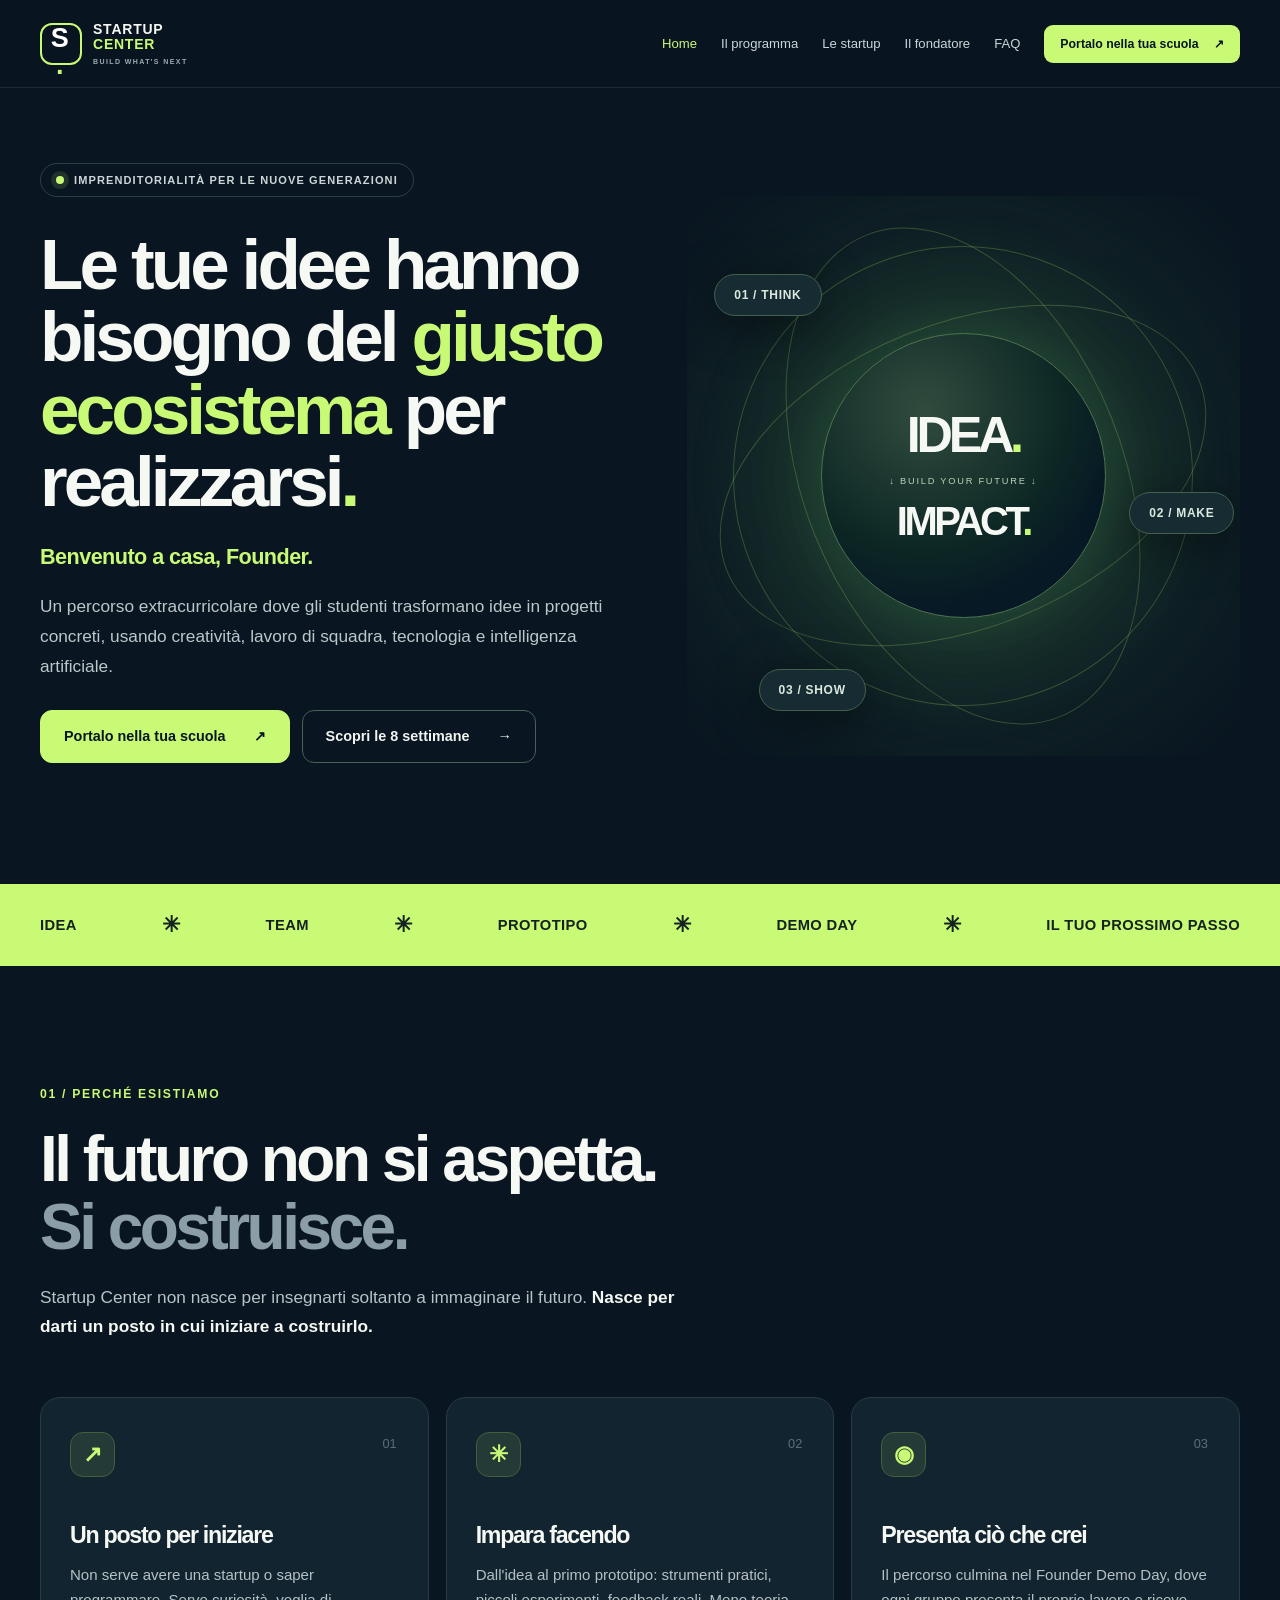
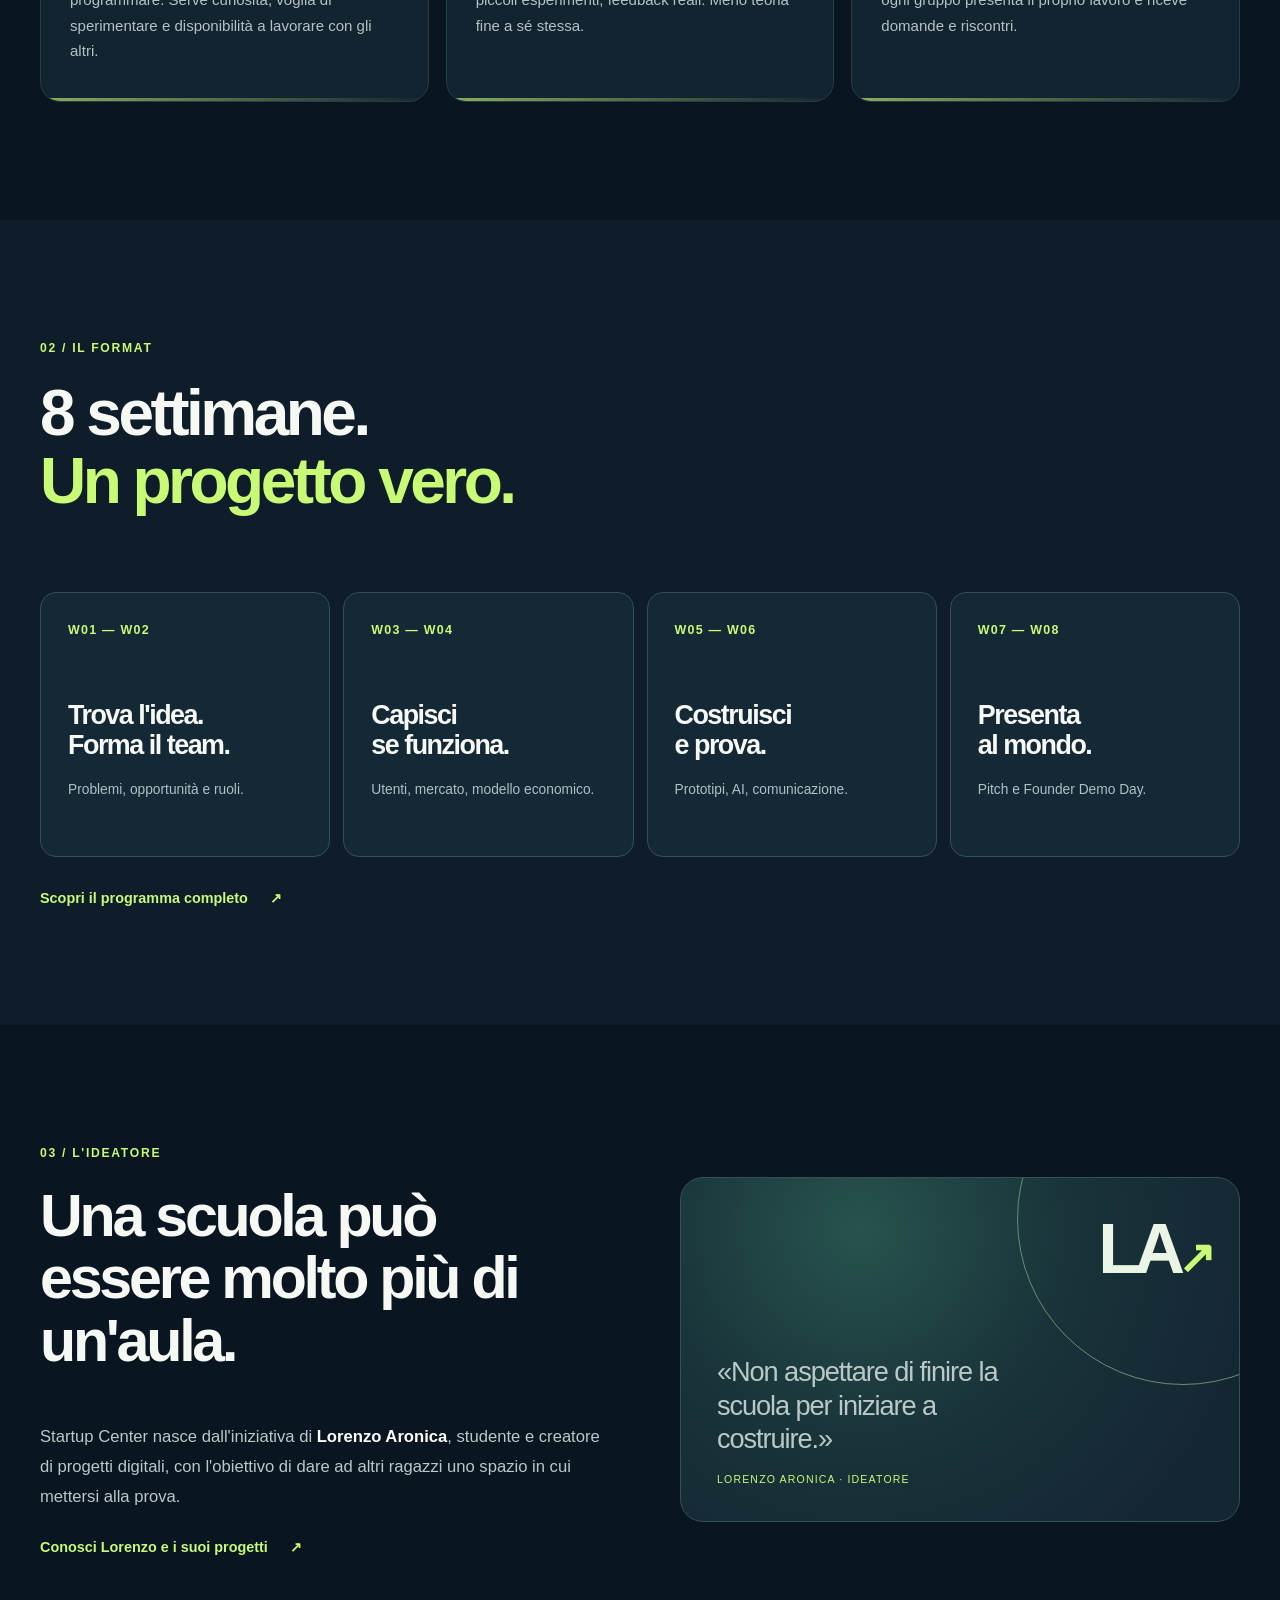
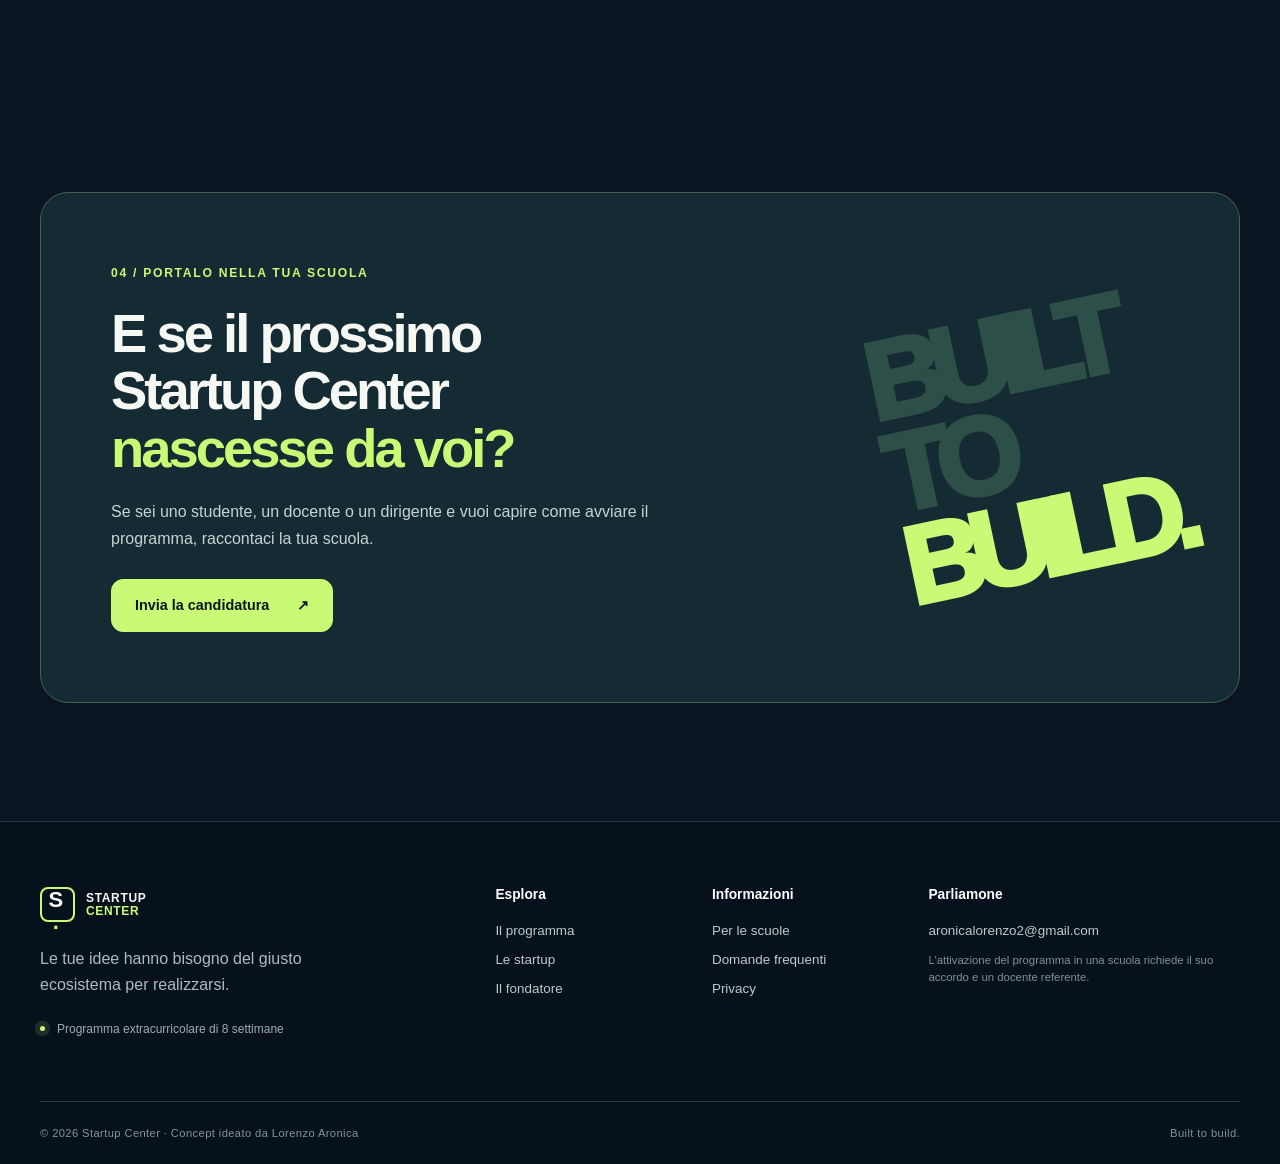
<file: index.html>
<!doctype html><html lang="it"><head><meta charset="utf-8"/><meta name="viewport" content="width=device-width, initial-scale=1"/><meta name="theme-color" content="#091521"/><meta name="description" content="Startup Center: programma extracurricolare di 8 settimane per trasformare idee degli studenti in progetti reali."/><title>Benvenuto a casa, Founder · Startup Center</title><link rel="icon" href="favicon.svg" type="image/svg+xml"/><link rel="stylesheet" href="styles.css"/><script defer src="script.js"></script></head><body><header class="header"><div class="shell nav-shell"><a href="index.html" class="logo" aria-label="Startup Center, homepage"><span class="logo-mark" aria-hidden="true">S<span class="logo-dot">.</span></span><span class="logo-name">STARTUP<span class="logo-name-alt">CENTER</span><span class="logo-small">BUILD WHAT'S NEXT</span></span></a><nav id="site-nav" class="nav" aria-label="Navigazione principale"><a href="index.html" class="nav-link active">Home</a><a href="programma.html" class="nav-link ">Il programma</a><a href="progetti.html" class="nav-link ">Le startup</a><a href="fondatore.html" class="nav-link ">Il fondatore</a><a href="faq.html" class="nav-link ">FAQ</a><a class="nav-cta" href="scuole.html">Portalo nella tua scuola <span aria-hidden="true">↗</span></a></nav><button class="menu-toggle" type="button" aria-controls="site-nav" aria-expanded="false" aria-label="Apri menu"><span></span><span></span><span></span></button></div></header><main><section class="hero shell"><div class="hero-copy"><div class="eyebrow"><span class="eyebrow-pulse"></span> IMPRENDITORIALITÀ PER LE NUOVE GENERAZIONI</div><h1>Le tue idee hanno bisogno del <span class="lime">giusto ecosistema</span> per realizzarsi<span class="lime">.</span></h1><div class="hero-tag">Benvenuto a casa, Founder.</div><p class="hero-description">Un percorso extracurricolare dove gli studenti trasformano idee in progetti concreti, usando creatività, lavoro di squadra, tecnologia e intelligenza artificiale.</p><div class="hero-actions"><a href="scuole.html" class="button button-lime">Portalo nella tua scuola <span aria-hidden="true">↗</span></a><a href="programma.html" class="button button-ghost">Scopri le 8 settimane <span aria-hidden="true">→</span></a></div></div><div class="hero-visual" aria-hidden="true"><div class="orbital orbital-a"></div><div class="orbital orbital-b"></div><div class="orbital orbital-c"></div><div class="visual-center"><div class="visual-word">IDEA<span>.</span></div><small>↓ BUILD YOUR FUTURE ↓</small><div class="visual-word smaller">IMPACT<span>.</span></div></div><div class="visual-chip chip-1">01 / THINK</div><div class="visual-chip chip-2">02 / MAKE</div><div class="visual-chip chip-3">03 / SHOW</div><div class="glow"></div></div></section>
<section class="ticker" aria-label="Concetti del programma"><div class="shell ticker-inner"><span>IDEA</span><b>✳</b><span>TEAM</span><b>✳</b><span>PROTOTIPO</span><b>✳</b><span>DEMO DAY</span><b>✳</b><span>IL TUO PROSSIMO PASSO</span></div></section>
<section class="section shell"><div class="section-head"><span class="kicker">01 / PERCHÉ ESISTIAMO</span><h2>Il futuro non si aspetta.<br/><span class="muted">Si costruisce.</span></h2><p>Startup Center non nasce per insegnarti soltanto a immaginare il futuro. <strong>Nasce per darti un posto in cui iniziare a costruirlo.</strong></p></div><div class="feature-grid"><article class="feature-card"><span class="card-icon">↗</span><span class="card-index">01</span><h3>Un posto per iniziare</h3><p>Non serve avere una startup o saper programmare. Serve curiosità, voglia di sperimentare e disponibilità a lavorare con gli altri.</p></article><article class="feature-card"><span class="card-icon">✳</span><span class="card-index">02</span><h3>Impara facendo</h3><p>Dall'idea al primo prototipo: strumenti pratici, piccoli esperimenti, feedback reali. Meno teoria fine a sé stessa.</p></article><article class="feature-card"><span class="card-icon">◉</span><span class="card-index">03</span><h3>Presenta ciò che crei</h3><p>Il percorso culmina nel Founder Demo Day, dove ogni gruppo presenta il proprio lavoro e riceve domande e riscontri.</p></article></div></section>
<section class="section section-alt"><div class="shell"><div class="section-head split-head"><div><span class="kicker">02 / IL FORMAT</span><h2>8 settimane.<br/><span class="lime">Un progetto vero.</span></h2></div></div><div class="milestone-grid"><div class="milestone"><span>W01 — W02</span><h3>Trova l'idea.<br/>Forma il team.</h3><p>Problemi, opportunità e ruoli.</p></div><div class="milestone"><span>W03 — W04</span><h3>Capisci<br/>se funziona.</h3><p>Utenti, mercato, modello economico.</p></div><div class="milestone"><span>W05 — W06</span><h3>Costruisci<br/>e prova.</h3><p>Prototipi, AI, comunicazione.</p></div><div class="milestone"><span>W07 — W08</span><h3>Presenta<br/>al mondo.</h3><p>Pitch e Founder Demo Day.</p></div></div><div class="section-cta"><a href="programma.html" class="text-link">Scopri il programma completo <span>↗</span></a></div></div></section>
<section class="section shell"><div class="two-col story"><div><span class="kicker">03 / L'IDEATORE</span><h2>Una scuola può essere molto più di un'aula.</h2><p>Startup Center nasce dall'iniziativa di <strong>Lorenzo Aronica</strong>, studente e creatore di progetti digitali, con l'obiettivo di dare ad altri ragazzi uno spazio in cui mettersi alla prova.</p><a class="text-link" href="fondatore.html">Conosci Lorenzo e i suoi progetti <span>↗</span></a></div><div class="founder-abstract"><div class="founder-shape">LA<span>↗</span></div><p>«Non aspettare di finire la scuola per iniziare a costruire.»</p><small>LORENZO ARONICA · IDEATORE</small></div></div></section>
<section class="section shell"><div class="final-cta"><div><span class="kicker">04 / PORTALO NELLA TUA SCUOLA</span><h2>E se il prossimo<br/>Startup Center<br/><span class="lime">nascesse da voi?</span></h2><p>Se sei uno studente, un docente o un dirigente e vuoi capire come avviare il programma, raccontaci la tua scuola.</p><a class="button button-lime" href="scuole.html">Invia la candidatura <span>↗</span></a></div><div class="final-cta-stamp" aria-hidden="true">BUILT<br/>TO<br/><span>BUILD.</span></div></div></section></main><footer class="footer"><div class="shell"><div class="footer-grid"><div><a href="index.html" class="logo foot-logo"><span class="logo-mark">S<span class="logo-dot">.</span></span><span class="logo-name">STARTUP<span class="logo-name-alt">CENTER</span></span></a><p>Le tue idee hanno bisogno del giusto ecosistema per realizzarsi.</p><span class="footer-status"><span class="status-dot"></span> Programma extracurricolare di 8 settimane</span></div><div class="footer-column"><strong>Esplora</strong><a href="programma.html">Il programma</a><a href="progetti.html">Le startup</a><a href="fondatore.html">Il fondatore</a></div><div class="footer-column"><strong>Informazioni</strong><a href="scuole.html">Per le scuole</a><a href="faq.html">Domande frequenti</a><a href="privacy.html">Privacy</a></div><div class="footer-column"><strong>Parliamone</strong><a href="mailto:aronicalorenzo2@gmail.com">aronicalorenzo2@gmail.com</a><small>L’attivazione del programma in una scuola richiede il suo accordo e un docente referente.</small></div></div><div class="footer-bottom"><span>© <span data-year>2026</span> Startup Center · Concept ideato da Lorenzo Aronica</span><span>Built to build.</span></div></div></footer></body></html>
</file>
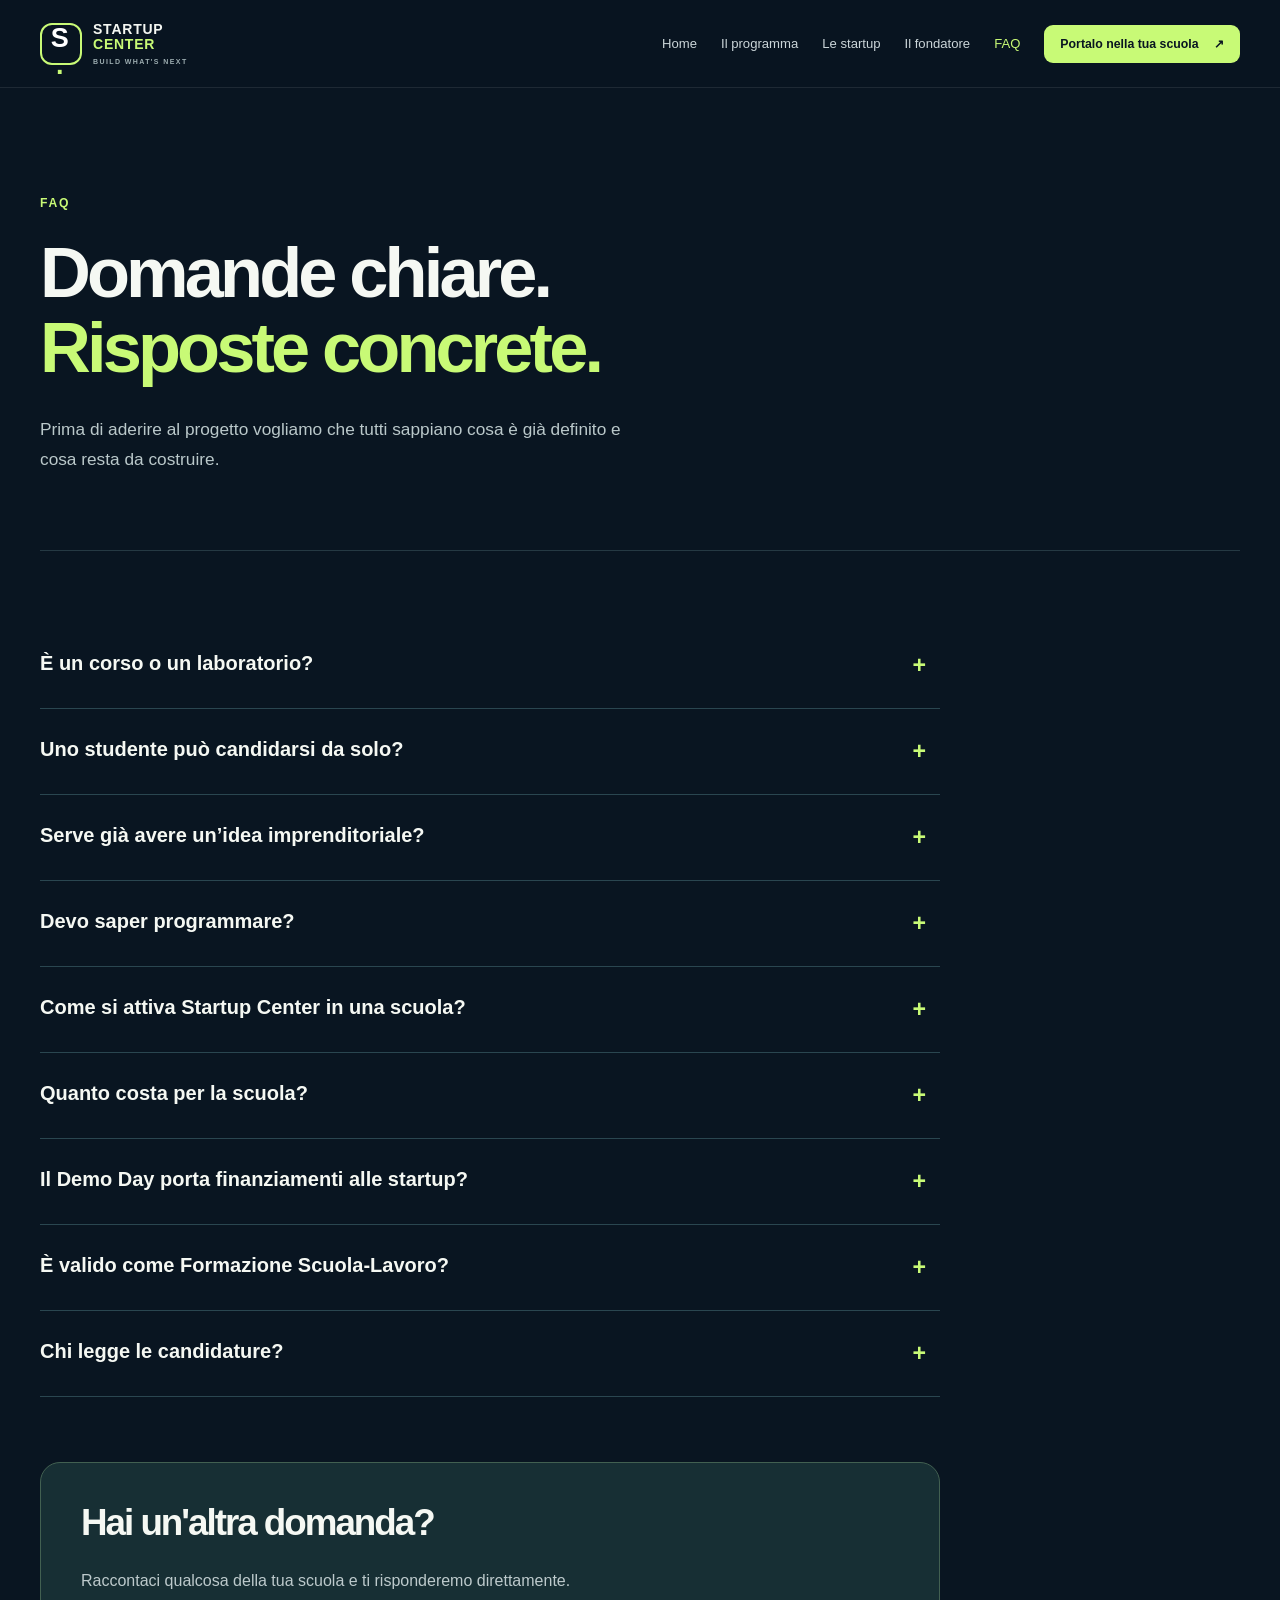
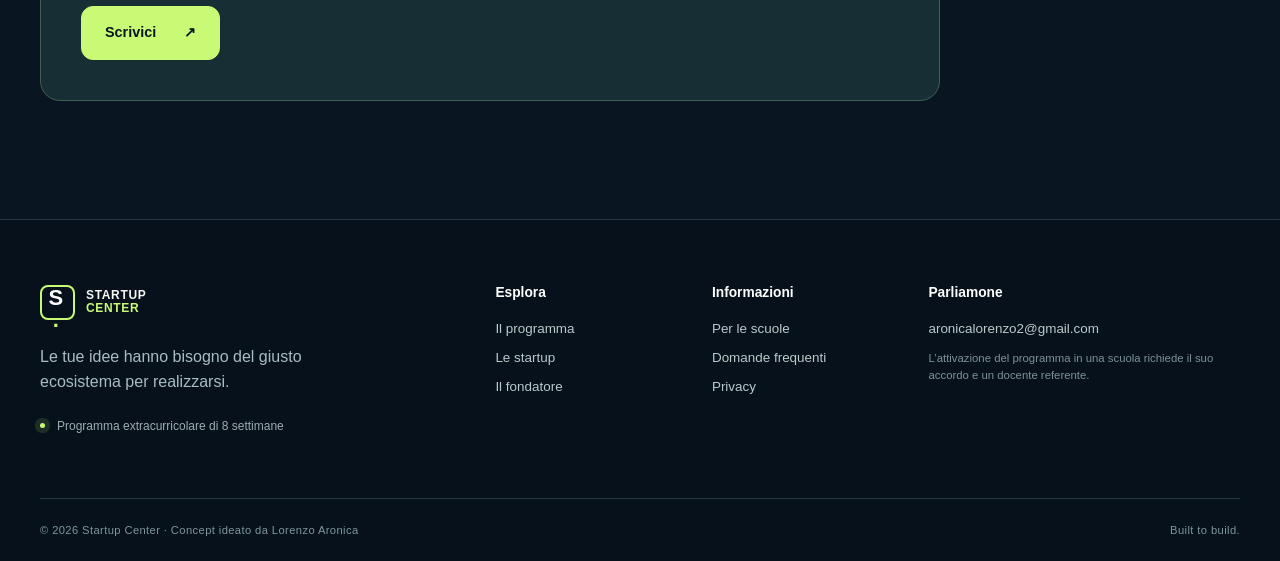
<file: faq.html>
<!doctype html><html lang="it"><head><meta charset="utf-8"/><meta name="viewport" content="width=device-width, initial-scale=1"/><meta name="theme-color" content="#091521"/><meta name="description" content="Le risposte alle domande frequenti sul programma Startup Center, durata, partecipazione e candidatura delle scuole."/><title>Domande frequenti · Startup Center</title><link rel="icon" href="favicon.svg" type="image/svg+xml"/><link rel="stylesheet" href="styles.css"/><script defer src="script.js"></script></head><body><header class="header"><div class="shell nav-shell"><a href="index.html" class="logo" aria-label="Startup Center, homepage"><span class="logo-mark" aria-hidden="true">S<span class="logo-dot">.</span></span><span class="logo-name">STARTUP<span class="logo-name-alt">CENTER</span><span class="logo-small">BUILD WHAT'S NEXT</span></span></a><nav id="site-nav" class="nav" aria-label="Navigazione principale"><a href="index.html" class="nav-link ">Home</a><a href="programma.html" class="nav-link ">Il programma</a><a href="progetti.html" class="nav-link ">Le startup</a><a href="fondatore.html" class="nav-link ">Il fondatore</a><a href="faq.html" class="nav-link active">FAQ</a><a class="nav-cta" href="scuole.html">Portalo nella tua scuola <span aria-hidden="true">↗</span></a></nav><button class="menu-toggle" type="button" aria-controls="site-nav" aria-expanded="false" aria-label="Apri menu"><span></span><span></span><span></span></button></div></header><main><section class="page-hero shell"><span class="kicker">FAQ</span><h1>Domande chiare.<br/><span class="lime">Risposte concrete.</span></h1><p>Prima di aderire al progetto vogliamo che tutti sappiano cosa è già definito e cosa resta da costruire.</p></section><section class="section shell section-page"><div class="faq-list"><details class="faq-item"><summary>È un corso o un laboratorio?<span class="faq-plus" aria-hidden="true">+</span></summary><div class="faq-answer"><p>È progettato come laboratorio extracurricolare pratico di otto settimane, con momenti introduttivi e lavoro in team.</p></div></details><details class="faq-item"><summary>Uno studente può candidarsi da solo?<span class="faq-plus" aria-hidden="true">+</span></summary><div class="faq-answer"><p>Può inviare una manifestazione d’interesse, ma per attivare il programma nella scuola saranno necessari un docente referente e l’autorizzazione dell’istituto.</p></div></details><details class="faq-item"><summary>Serve già avere un’idea imprenditoriale?<span class="faq-plus" aria-hidden="true">+</span></summary><div class="faq-answer"><p>No. Il laboratorio è pensato anche per chi vuole sperimentare, capire come si lavora su un problema e incontrare un team.</p></div></details><details class="faq-item"><summary>Devo saper programmare?<span class="faq-plus" aria-hidden="true">+</span></summary><div class="faq-answer"><p>No. I progetti possono essere digitali, culturali, creativi, di servizio o di altro tipo. La tecnologia è uno strumento, non un requisito.</p></div></details><details class="faq-item"><summary>Come si attiva Startup Center in una scuola?<span class="faq-plus" aria-hidden="true">+</span></summary><div class="faq-answer"><p>Si parte da una manifestazione d’interesse e da un confronto con un referente scolastico. Ogni attivazione richiede l’autorizzazione dell’istituto, un docente referente e una programmazione concordata.</p></div></details><details class="faq-item"><summary>Quanto costa per la scuola?<span class="faq-plus" aria-hidden="true">+</span></summary><div class="faq-answer"><p>Il modello economico non è ancora stato definito. Per la prima sperimentazione si punta a un’organizzazione leggera; condizioni e risorse andranno concordate con ciascun istituto.</p></div></details><details class="faq-item"><summary>Il Demo Day porta finanziamenti alle startup?<span class="faq-plus" aria-hidden="true">+</span></summary><div class="faq-answer"><p>Non automaticamente. È un’occasione per presentare i progetti e ricevere feedback. Eventuali sostegni esterni dipenderanno da accordi futuri, non ancora definiti.</p></div></details><details class="faq-item"><summary>È valido come Formazione Scuola-Lavoro?<span class="faq-plus" aria-hidden="true">+</span></summary><div class="faq-answer"><p>Non automaticamente. La versione iniziale è extracurricolare. Un eventuale riconoscimento richiederebbe una progettazione separata e l’approvazione dell’istituto.</p></div></details><details class="faq-item"><summary>Chi legge le candidature?<span class="faq-plus" aria-hidden="true">+</span></summary><div class="faq-answer"><p>Le richieste inviate dal modulo arrivano alla casella di Lorenzo Aronica, ideatore di Startup Center, che ha scelto di esaminarle personalmente.</p></div></details></div><div class="faq-bottom"><h2>Hai un'altra domanda?</h2><p>Raccontaci qualcosa della tua scuola e ti risponderemo direttamente.</p><a href="scuole.html" class="button button-lime">Scrivici <span>↗</span></a></div></section></main><footer class="footer"><div class="shell"><div class="footer-grid"><div><a href="index.html" class="logo foot-logo"><span class="logo-mark">S<span class="logo-dot">.</span></span><span class="logo-name">STARTUP<span class="logo-name-alt">CENTER</span></span></a><p>Le tue idee hanno bisogno del giusto ecosistema per realizzarsi.</p><span class="footer-status"><span class="status-dot"></span> Programma extracurricolare di 8 settimane</span></div><div class="footer-column"><strong>Esplora</strong><a href="programma.html">Il programma</a><a href="progetti.html">Le startup</a><a href="fondatore.html">Il fondatore</a></div><div class="footer-column"><strong>Informazioni</strong><a href="scuole.html">Per le scuole</a><a href="faq.html">Domande frequenti</a><a href="privacy.html">Privacy</a></div><div class="footer-column"><strong>Parliamone</strong><a href="mailto:aronicalorenzo2@gmail.com">aronicalorenzo2@gmail.com</a><small>L’attivazione del programma in una scuola richiede il suo accordo e un docente referente.</small></div></div><div class="footer-bottom"><span>© <span data-year>2026</span> Startup Center · Concept ideato da Lorenzo Aronica</span><span>Built to build.</span></div></div></footer></body></html>
</file>
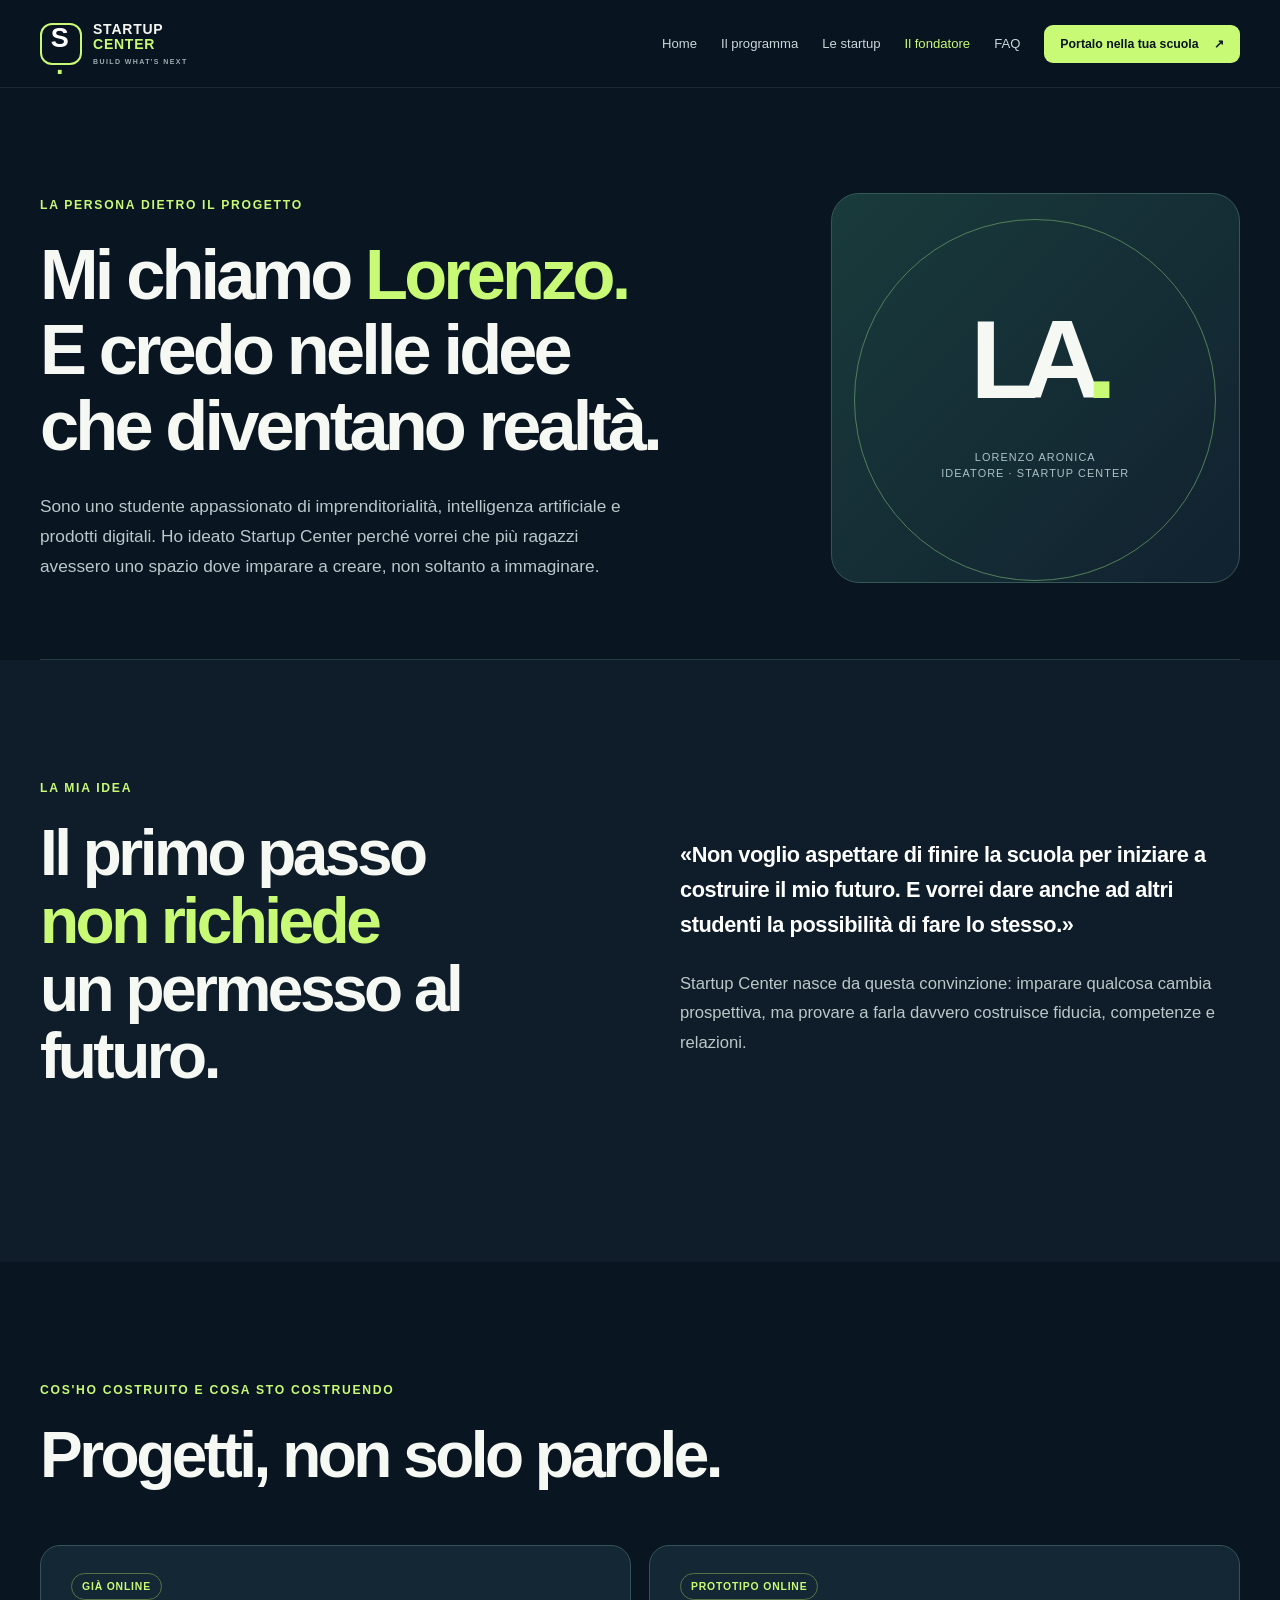
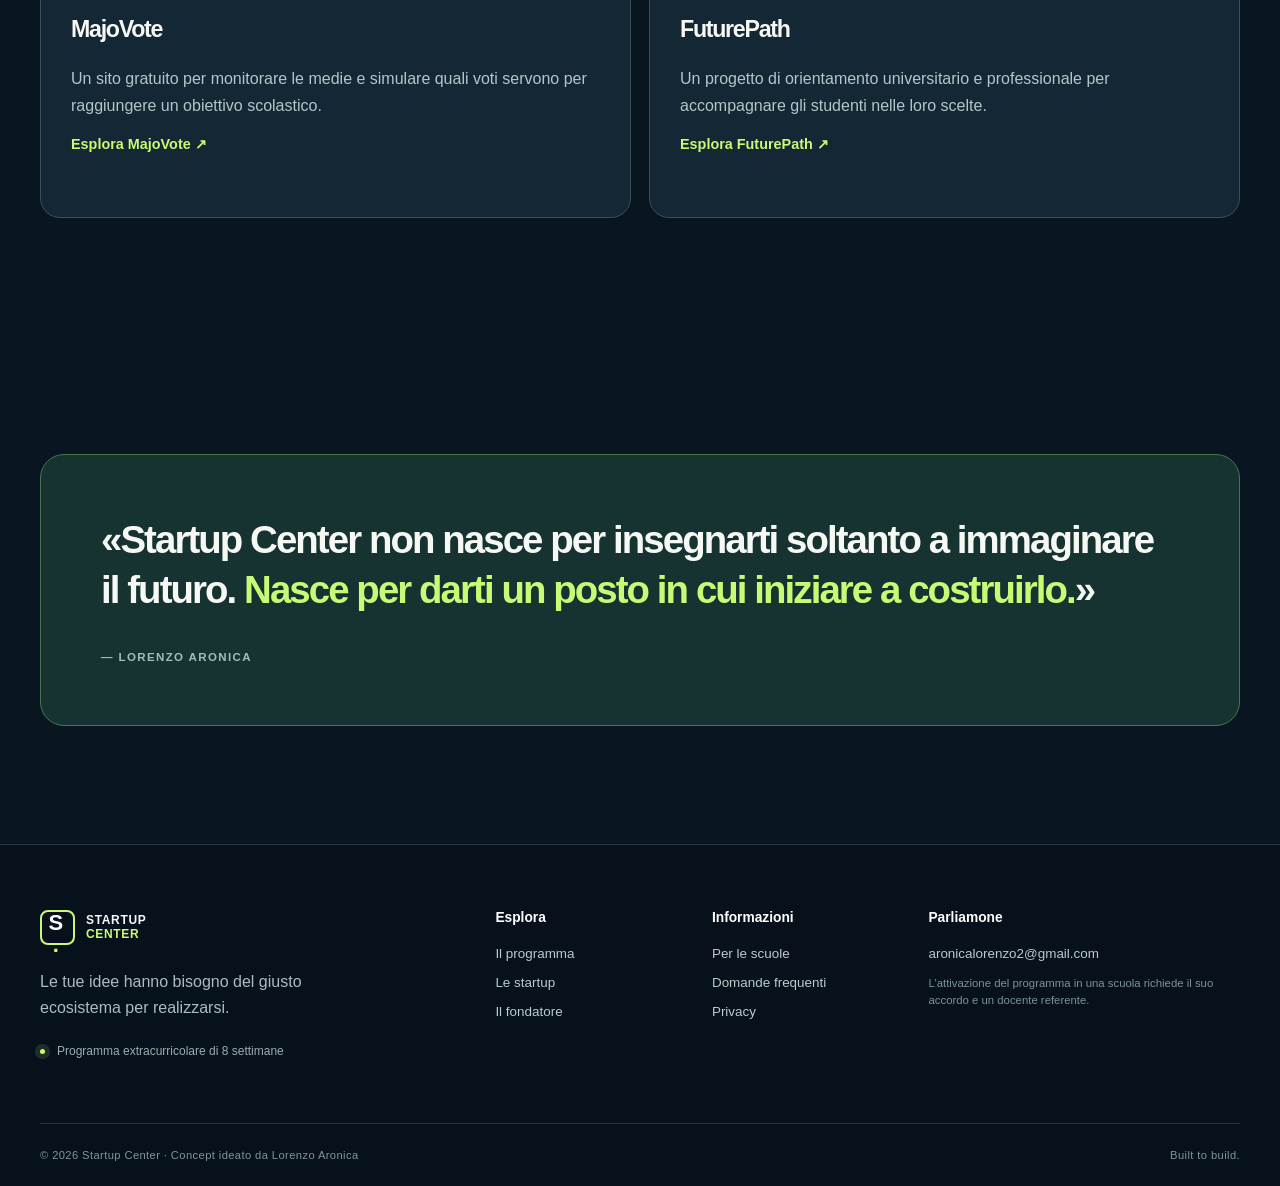
<file: fondatore.html>
<!doctype html><html lang="it"><head><meta charset="utf-8"/><meta name="viewport" content="width=device-width, initial-scale=1"/><meta name="theme-color" content="#091521"/><meta name="description" content="La storia di Lorenzo Aronica, ideatore dello Startup Center, e i suoi progetti MajoVote e FuturePath."/><title>Lorenzo Aronica · Startup Center</title><link rel="icon" href="favicon.svg" type="image/svg+xml"/><link rel="stylesheet" href="styles.css"/><script defer src="script.js"></script></head><body><header class="header"><div class="shell nav-shell"><a href="index.html" class="logo" aria-label="Startup Center, homepage"><span class="logo-mark" aria-hidden="true">S<span class="logo-dot">.</span></span><span class="logo-name">STARTUP<span class="logo-name-alt">CENTER</span><span class="logo-small">BUILD WHAT'S NEXT</span></span></a><nav id="site-nav" class="nav" aria-label="Navigazione principale"><a href="index.html" class="nav-link ">Home</a><a href="programma.html" class="nav-link ">Il programma</a><a href="progetti.html" class="nav-link ">Le startup</a><a href="fondatore.html" class="nav-link active">Il fondatore</a><a href="faq.html" class="nav-link ">FAQ</a><a class="nav-cta" href="scuole.html">Portalo nella tua scuola <span aria-hidden="true">↗</span></a></nav><button class="menu-toggle" type="button" aria-controls="site-nav" aria-expanded="false" aria-label="Apri menu"><span></span><span></span><span></span></button></div></header><main><section class="page-hero shell founder-hero"><div><span class="kicker">LA PERSONA DIETRO IL PROGETTO</span><h1>Mi chiamo <span class="lime">Lorenzo.</span><br/>E credo nelle idee<br/>che diventano realtà.</h1><p>Sono uno studente appassionato di imprenditorialità, intelligenza artificiale e prodotti digitali. Ho ideato Startup Center perché vorrei che più ragazzi avessero uno spazio dove imparare a creare, non soltanto a immaginare.</p></div><div class="portrait-placeholder"><div class="portrait-monogram">LA<span>.</span></div><small>LORENZO ARONICA<br/>IDEATORE · STARTUP CENTER</small></div></section><section class="section section-alt"><div class="shell two-col about-grid"><div><span class="kicker">LA MIA IDEA</span><h2>Il primo passo<br/><span class="lime">non richiede</span><br/>un permesso al futuro.</h2></div><div><p class="lead">«Non voglio aspettare di finire la scuola per iniziare a costruire il mio futuro. E vorrei dare anche ad altri studenti la possibilità di fare lo stesso.»</p><p>Startup Center nasce da questa convinzione: imparare qualcosa cambia prospettiva, ma provare a farla davvero costruisce fiducia, competenze e relazioni.</p></div></div></section><section class="section shell"><div class="section-head"><span class="kicker">COS'HO COSTRUITO E COSA STO COSTRUENDO</span><h2>Progetti, non solo parole.</h2></div><div class="founder-projects"><article><span class="project-state state-live">GIÀ ONLINE</span><h3>MajoVote</h3><p>Un sito gratuito per monitorare le medie e simulare quali voti servono per raggiungere un obiettivo scolastico.</p><a href="https://lorenzoaronica.github.io/majo-vote/" target="_blank" rel="noopener noreferrer" class="text-link">Esplora MajoVote ↗</a></article><article><span class="project-state state-live">PROTOTIPO ONLINE</span><h3>FuturePath</h3><p>Un progetto di orientamento universitario e professionale per accompagnare gli studenti nelle loro scelte.</p><a href="https://lorenzoaronica.github.io/FuturePath/" target="_blank" rel="noopener noreferrer" class="text-link">Esplora FuturePath ↗</a></article></div></section><section class="section shell"><div class="founder-quote">«Startup Center non nasce per insegnarti soltanto a immaginare il futuro. <span>Nasce per darti un posto in cui iniziare a costruirlo.</span>»<small>— LORENZO ARONICA</small></div></section></main><footer class="footer"><div class="shell"><div class="footer-grid"><div><a href="index.html" class="logo foot-logo"><span class="logo-mark">S<span class="logo-dot">.</span></span><span class="logo-name">STARTUP<span class="logo-name-alt">CENTER</span></span></a><p>Le tue idee hanno bisogno del giusto ecosistema per realizzarsi.</p><span class="footer-status"><span class="status-dot"></span> Programma extracurricolare di 8 settimane</span></div><div class="footer-column"><strong>Esplora</strong><a href="programma.html">Il programma</a><a href="progetti.html">Le startup</a><a href="fondatore.html">Il fondatore</a></div><div class="footer-column"><strong>Informazioni</strong><a href="scuole.html">Per le scuole</a><a href="faq.html">Domande frequenti</a><a href="privacy.html">Privacy</a></div><div class="footer-column"><strong>Parliamone</strong><a href="mailto:aronicalorenzo2@gmail.com">aronicalorenzo2@gmail.com</a><small>L’attivazione del programma in una scuola richiede il suo accordo e un docente referente.</small></div></div><div class="footer-bottom"><span>© <span data-year>2026</span> Startup Center · Concept ideato da Lorenzo Aronica</span><span>Built to build.</span></div></div></footer></body></html>
</file>
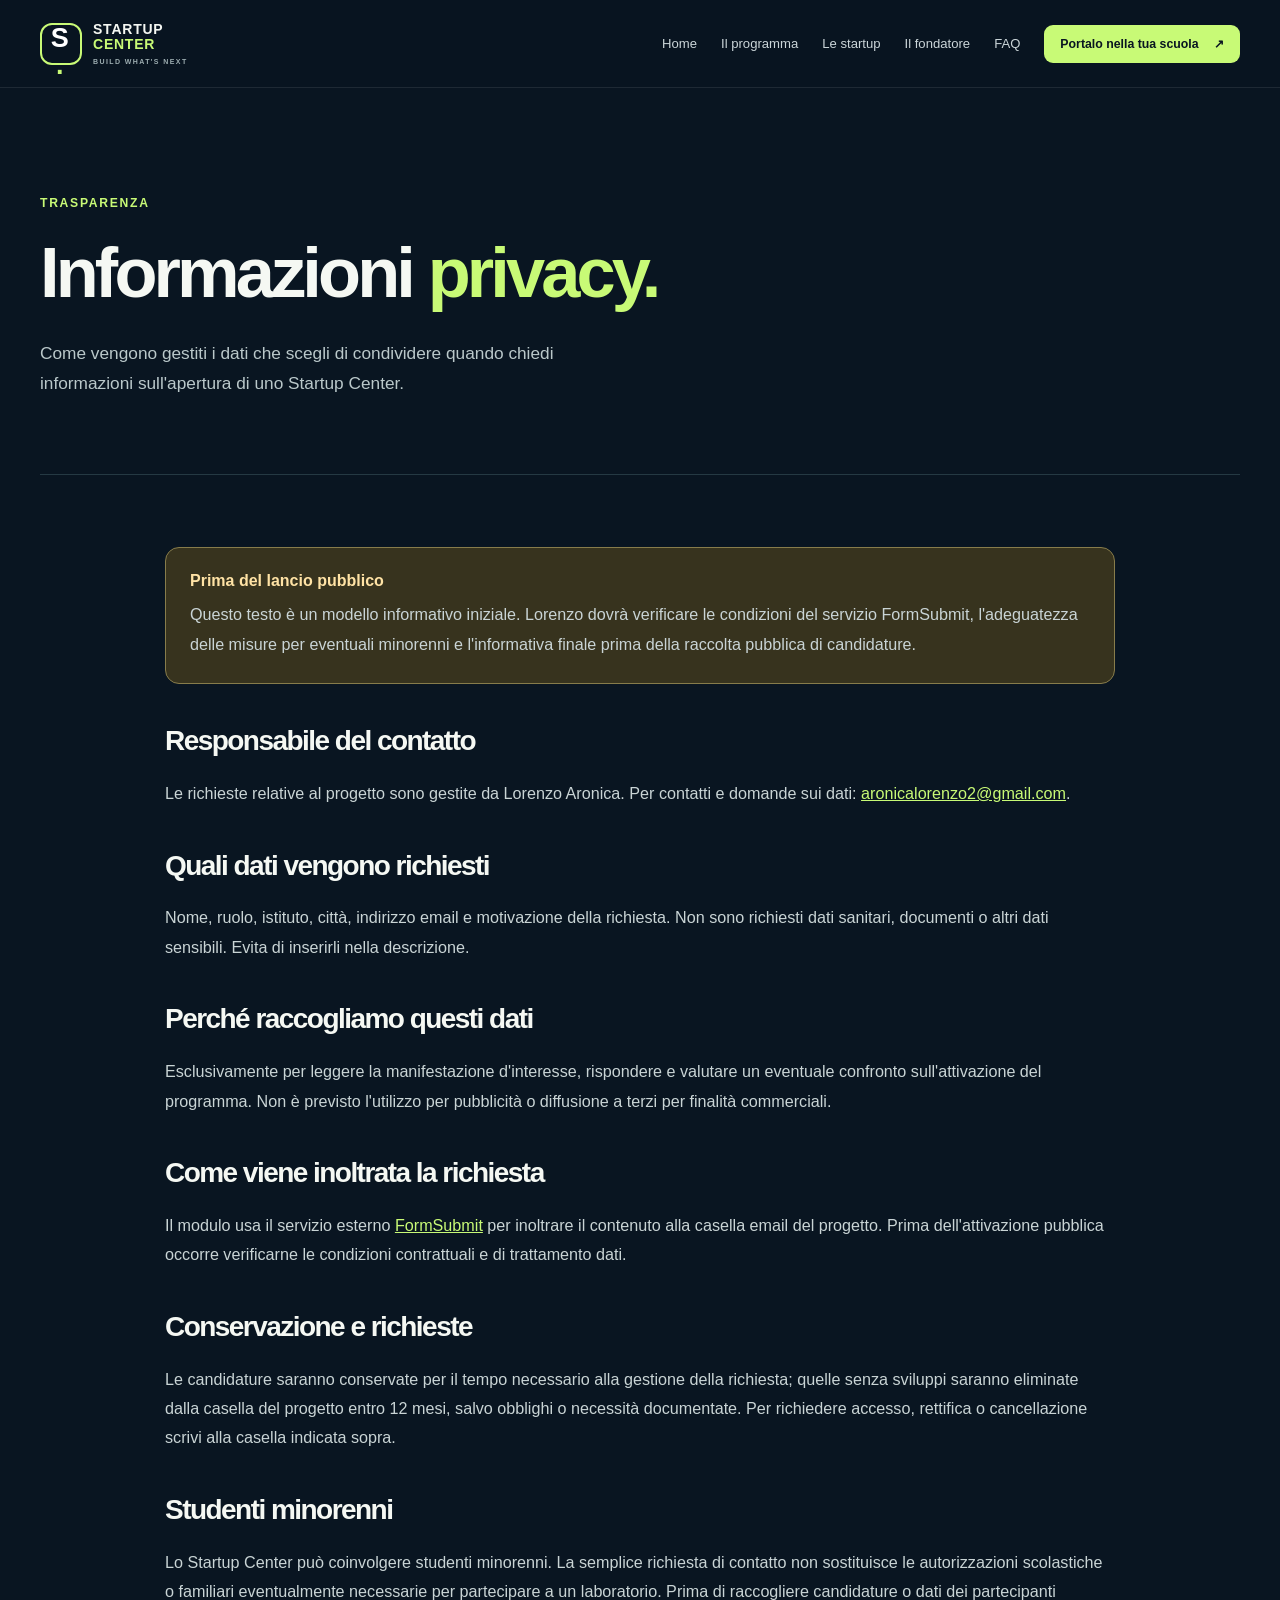
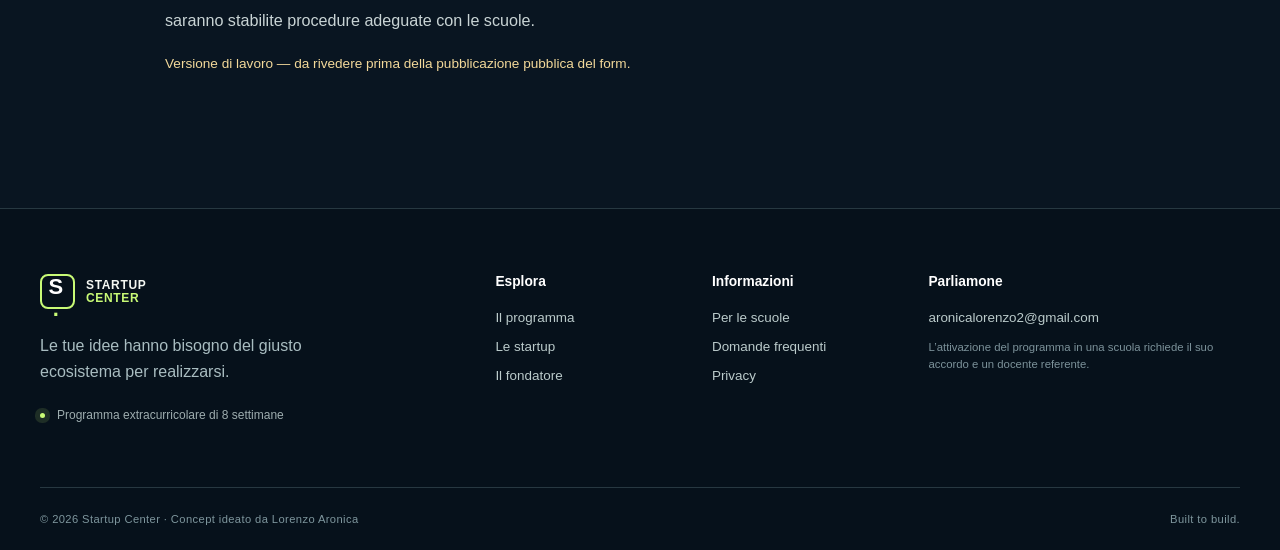
<file: privacy.html>
<!doctype html><html lang="it"><head><meta charset="utf-8"/><meta name="viewport" content="width=device-width, initial-scale=1"/><meta name="theme-color" content="#091521"/><meta name="description" content="Informazioni preliminari sul trattamento dei dati raccolti attraverso il modulo contatti di Startup Center."/><title>Privacy · Startup Center</title><link rel="icon" href="favicon.svg" type="image/svg+xml"/><link rel="stylesheet" href="styles.css"/><script defer src="script.js"></script></head><body><header class="header"><div class="shell nav-shell"><a href="index.html" class="logo" aria-label="Startup Center, homepage"><span class="logo-mark" aria-hidden="true">S<span class="logo-dot">.</span></span><span class="logo-name">STARTUP<span class="logo-name-alt">CENTER</span><span class="logo-small">BUILD WHAT'S NEXT</span></span></a><nav id="site-nav" class="nav" aria-label="Navigazione principale"><a href="index.html" class="nav-link ">Home</a><a href="programma.html" class="nav-link ">Il programma</a><a href="progetti.html" class="nav-link ">Le startup</a><a href="fondatore.html" class="nav-link ">Il fondatore</a><a href="faq.html" class="nav-link ">FAQ</a><a class="nav-cta" href="scuole.html">Portalo nella tua scuola <span aria-hidden="true">↗</span></a></nav><button class="menu-toggle" type="button" aria-controls="site-nav" aria-expanded="false" aria-label="Apri menu"><span></span><span></span><span></span></button></div></header><main><section class="page-hero shell"><span class="kicker">TRASPARENZA</span><h1>Informazioni <span class="lime">privacy.</span></h1><p>Come vengono gestiti i dati che scegli di condividere quando chiedi informazioni sull'apertura di uno Startup Center.</p></section><section class="section shell section-page legal-copy"><div class="legal-warning"><strong>Prima del lancio pubblico</strong><p>Questo testo è un modello informativo iniziale. Lorenzo dovrà verificare le condizioni del servizio FormSubmit, l'adeguatezza delle misure per eventuali minorenni e l'informativa finale prima della raccolta pubblica di candidature.</p></div><h2>Responsabile del contatto</h2><p>Le richieste relative al progetto sono gestite da Lorenzo Aronica. Per contatti e domande sui dati: <a href="mailto:aronicalorenzo2@gmail.com">aronicalorenzo2@gmail.com</a>.</p><h2>Quali dati vengono richiesti</h2><p>Nome, ruolo, istituto, città, indirizzo email e motivazione della richiesta. Non sono richiesti dati sanitari, documenti o altri dati sensibili. Evita di inserirli nella descrizione.</p><h2>Perché raccogliamo questi dati</h2><p>Esclusivamente per leggere la manifestazione d'interesse, rispondere e valutare un eventuale confronto sull'attivazione del programma. Non è previsto l'utilizzo per pubblicità o diffusione a terzi per finalità commerciali.</p><h2>Come viene inoltrata la richiesta</h2><p>Il modulo usa il servizio esterno <a href="https://formsubmit.co/" target="_blank" rel="noopener noreferrer">FormSubmit</a> per inoltrare il contenuto alla casella email del progetto. Prima dell'attivazione pubblica occorre verificarne le condizioni contrattuali e di trattamento dati.</p><h2>Conservazione e richieste</h2><p>Le candidature saranno conservate per il tempo necessario alla gestione della richiesta; quelle senza sviluppi saranno eliminate dalla casella del progetto entro 12 mesi, salvo obblighi o necessità documentate. Per richiedere accesso, rettifica o cancellazione scrivi alla casella indicata sopra.</p><h2>Studenti minorenni</h2><p>Lo Startup Center può coinvolgere studenti minorenni. La semplice richiesta di contatto non sostituisce le autorizzazioni scolastiche o familiari eventualmente necessarie per partecipare a un laboratorio. Prima di raccogliere candidature o dati dei partecipanti saranno stabilite procedure adeguate con le scuole.</p><p class="legal-final">Versione di lavoro — da rivedere prima della pubblicazione pubblica del form.</p></section></main><footer class="footer"><div class="shell"><div class="footer-grid"><div><a href="index.html" class="logo foot-logo"><span class="logo-mark">S<span class="logo-dot">.</span></span><span class="logo-name">STARTUP<span class="logo-name-alt">CENTER</span></span></a><p>Le tue idee hanno bisogno del giusto ecosistema per realizzarsi.</p><span class="footer-status"><span class="status-dot"></span> Programma extracurricolare di 8 settimane</span></div><div class="footer-column"><strong>Esplora</strong><a href="programma.html">Il programma</a><a href="progetti.html">Le startup</a><a href="fondatore.html">Il fondatore</a></div><div class="footer-column"><strong>Informazioni</strong><a href="scuole.html">Per le scuole</a><a href="faq.html">Domande frequenti</a><a href="privacy.html">Privacy</a></div><div class="footer-column"><strong>Parliamone</strong><a href="mailto:aronicalorenzo2@gmail.com">aronicalorenzo2@gmail.com</a><small>L’attivazione del programma in una scuola richiede il suo accordo e un docente referente.</small></div></div><div class="footer-bottom"><span>© <span data-year>2026</span> Startup Center · Concept ideato da Lorenzo Aronica</span><span>Built to build.</span></div></div></footer></body></html>
</file>
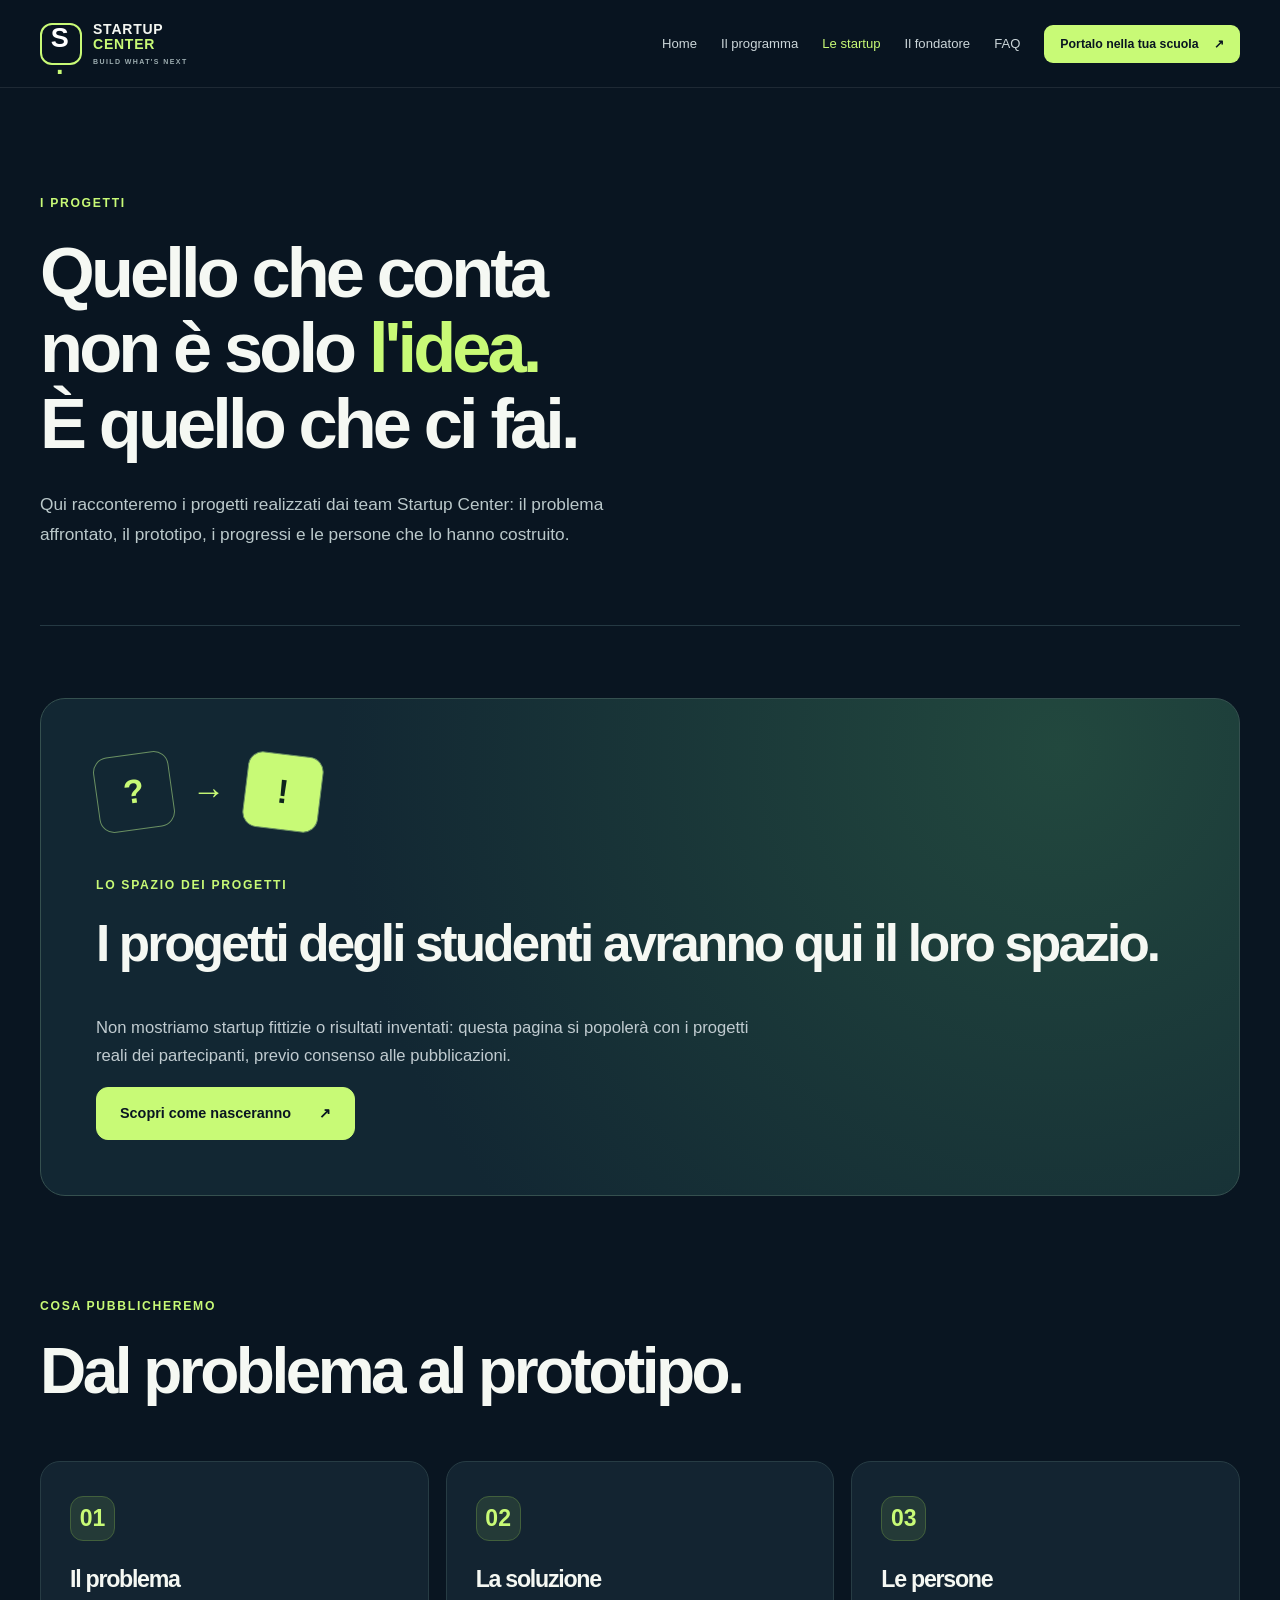
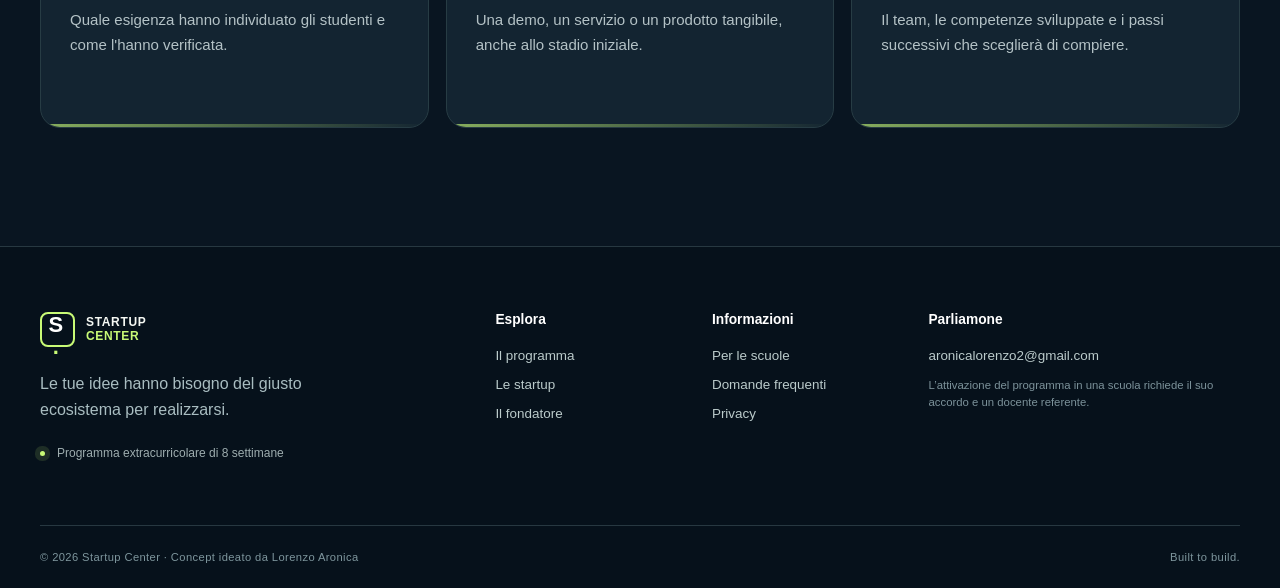
<file: progetti.html>
<!doctype html><html lang="it"><head><meta charset="utf-8"/><meta name="viewport" content="width=device-width, initial-scale=1"/><meta name="theme-color" content="#091521"/><meta name="description" content="Progetti degli studenti Startup Center: in preparazione, presto le prime storie vere."/><title>Le startup · Startup Center</title><link rel="icon" href="favicon.svg" type="image/svg+xml"/><link rel="stylesheet" href="styles.css"/><script defer src="script.js"></script></head><body><header class="header"><div class="shell nav-shell"><a href="index.html" class="logo" aria-label="Startup Center, homepage"><span class="logo-mark" aria-hidden="true">S<span class="logo-dot">.</span></span><span class="logo-name">STARTUP<span class="logo-name-alt">CENTER</span><span class="logo-small">BUILD WHAT'S NEXT</span></span></a><nav id="site-nav" class="nav" aria-label="Navigazione principale"><a href="index.html" class="nav-link ">Home</a><a href="programma.html" class="nav-link ">Il programma</a><a href="progetti.html" class="nav-link active">Le startup</a><a href="fondatore.html" class="nav-link ">Il fondatore</a><a href="faq.html" class="nav-link ">FAQ</a><a class="nav-cta" href="scuole.html">Portalo nella tua scuola <span aria-hidden="true">↗</span></a></nav><button class="menu-toggle" type="button" aria-controls="site-nav" aria-expanded="false" aria-label="Apri menu"><span></span><span></span><span></span></button></div></header><main><section class="page-hero shell"><span class="kicker">I PROGETTI</span><h1>Quello che conta<br/>non è solo <span class="lime">l'idea.</span><br/>È quello che ci fai.</h1><p>Qui racconteremo i progetti realizzati dai team Startup Center: il problema affrontato, il prototipo, i progressi e le persone che lo hanno costruito.</p></section><section class="section shell section-page"><div class="empty-showcase"><div class="empty-art" aria-hidden="true"><span>?</span><span>→</span><span>!</span></div><span class="kicker">LO SPAZIO DEI PROGETTI</span><h2>I progetti degli studenti avranno qui il loro spazio.</h2><p>Non mostriamo startup fittizie o risultati inventati: questa pagina si popolerà con i progetti reali dei partecipanti, previo consenso alle pubblicazioni.</p><a class="button button-lime" href="programma.html">Scopri come nasceranno <span>↗</span></a></div><div class="section-head extra-top"><span class="kicker">COSA PUBBLICHEREMO</span><h2>Dal problema al prototipo.</h2></div><div class="feature-grid compact"><article class="feature-card"><span class="card-icon">01</span><h3>Il problema</h3><p>Quale esigenza hanno individuato gli studenti e come l'hanno verificata.</p></article><article class="feature-card"><span class="card-icon">02</span><h3>La soluzione</h3><p>Una demo, un servizio o un prodotto tangibile, anche allo stadio iniziale.</p></article><article class="feature-card"><span class="card-icon">03</span><h3>Le persone</h3><p>Il team, le competenze sviluppate e i passi successivi che sceglierà di compiere.</p></article></div></section></main><footer class="footer"><div class="shell"><div class="footer-grid"><div><a href="index.html" class="logo foot-logo"><span class="logo-mark">S<span class="logo-dot">.</span></span><span class="logo-name">STARTUP<span class="logo-name-alt">CENTER</span></span></a><p>Le tue idee hanno bisogno del giusto ecosistema per realizzarsi.</p><span class="footer-status"><span class="status-dot"></span> Programma extracurricolare di 8 settimane</span></div><div class="footer-column"><strong>Esplora</strong><a href="programma.html">Il programma</a><a href="progetti.html">Le startup</a><a href="fondatore.html">Il fondatore</a></div><div class="footer-column"><strong>Informazioni</strong><a href="scuole.html">Per le scuole</a><a href="faq.html">Domande frequenti</a><a href="privacy.html">Privacy</a></div><div class="footer-column"><strong>Parliamone</strong><a href="mailto:aronicalorenzo2@gmail.com">aronicalorenzo2@gmail.com</a><small>L’attivazione del programma in una scuola richiede il suo accordo e un docente referente.</small></div></div><div class="footer-bottom"><span>© <span data-year>2026</span> Startup Center · Concept ideato da Lorenzo Aronica</span><span>Built to build.</span></div></div></footer></body></html>
</file>
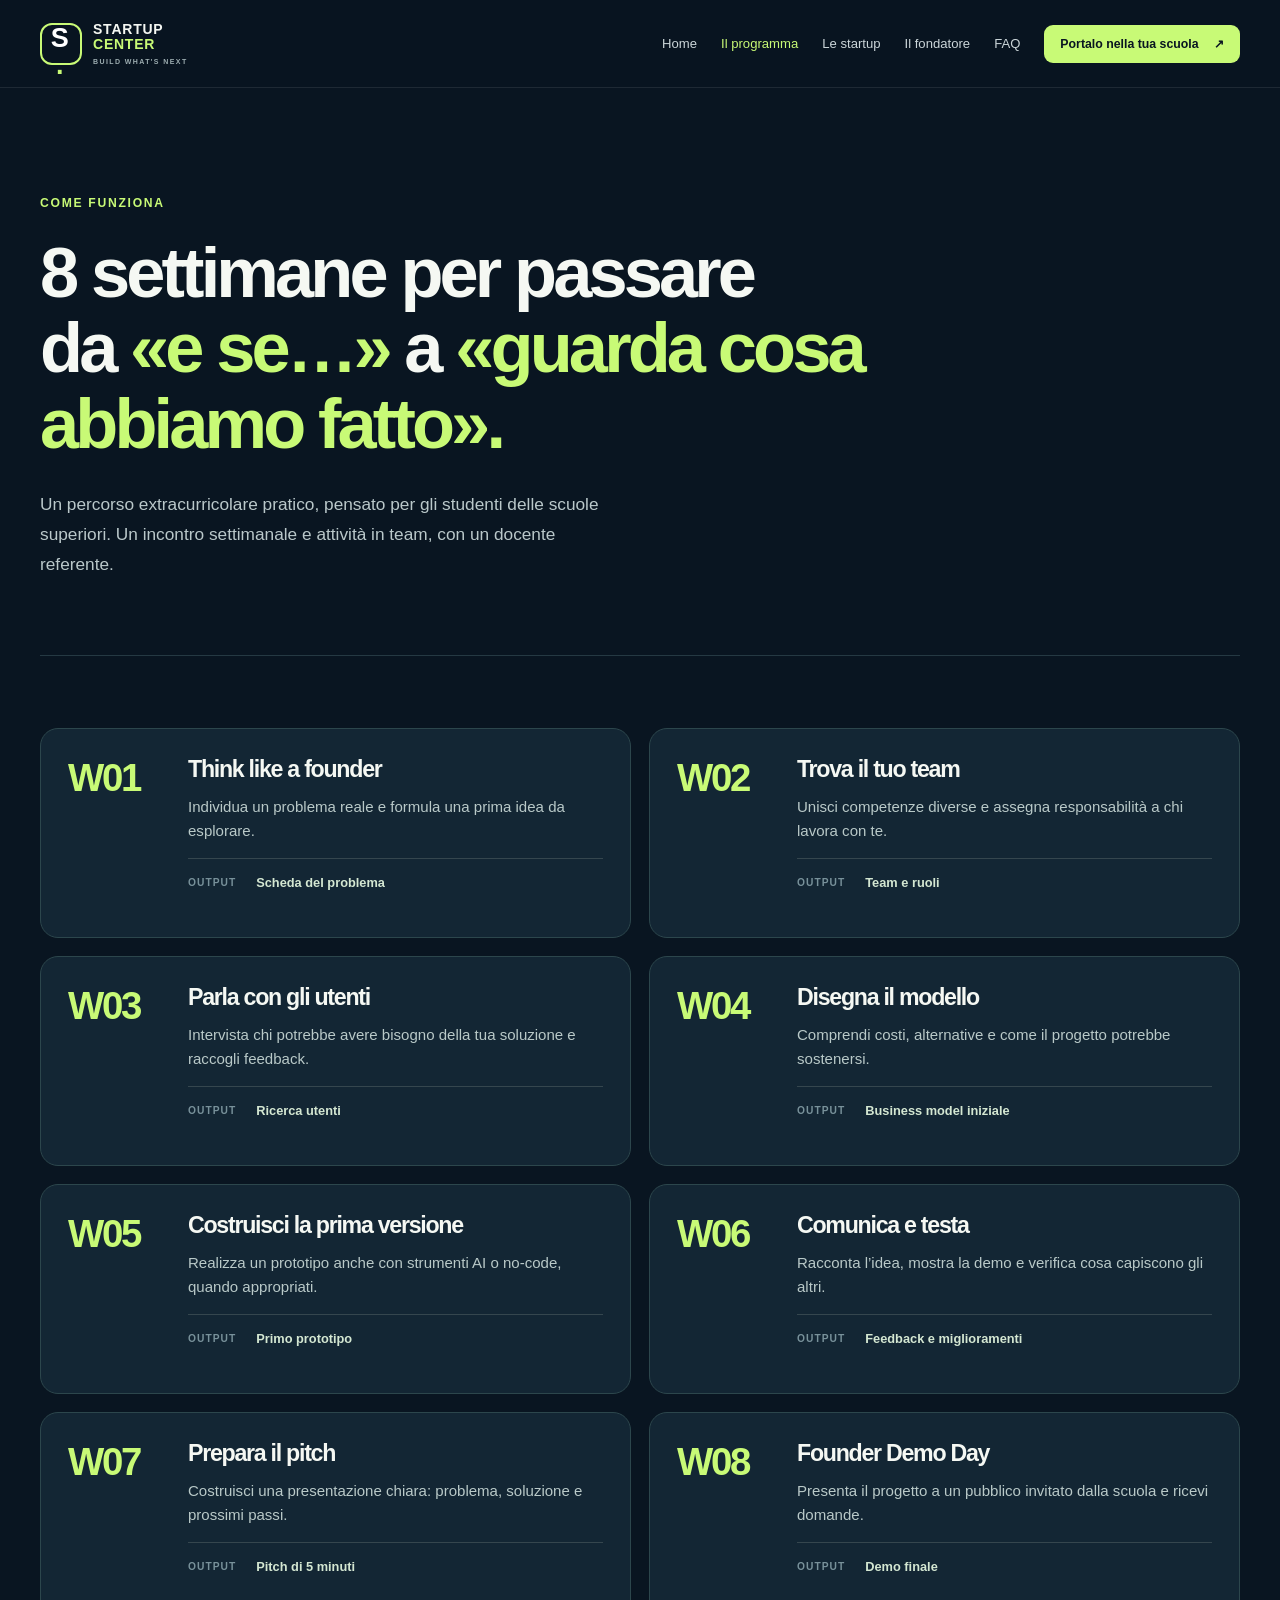
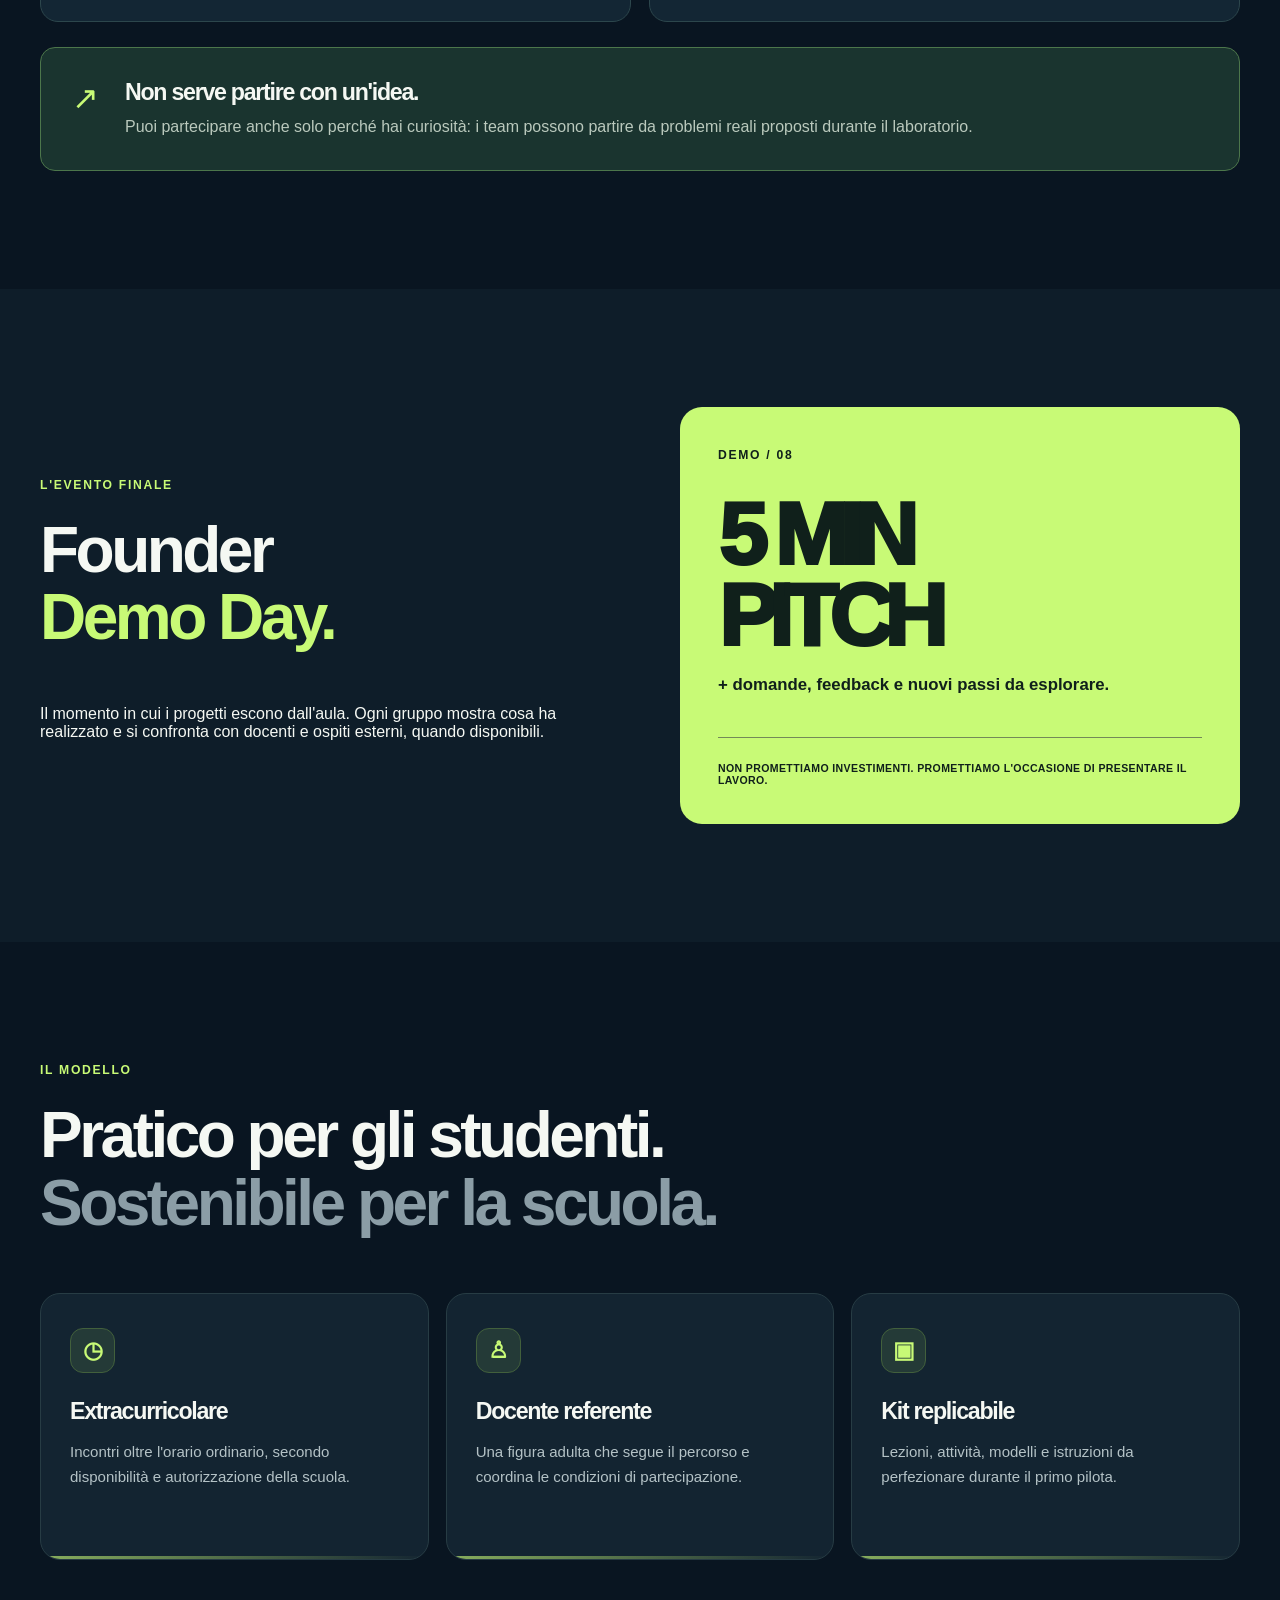
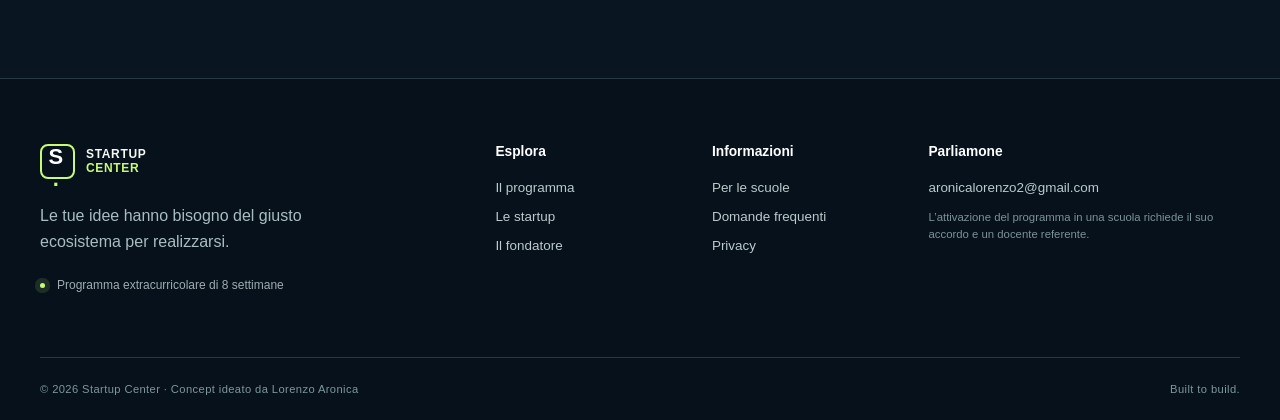
<file: programma.html>
<!doctype html><html lang="it"><head><meta charset="utf-8"/><meta name="viewport" content="width=device-width, initial-scale=1"/><meta name="theme-color" content="#091521"/><meta name="description" content="Otto settimane di attività, team, prototipi e Founder Demo Day: come funziona Startup Center."/><title>Il programma · Startup Center</title><link rel="icon" href="favicon.svg" type="image/svg+xml"/><link rel="stylesheet" href="styles.css"/><script defer src="script.js"></script></head><body><header class="header"><div class="shell nav-shell"><a href="index.html" class="logo" aria-label="Startup Center, homepage"><span class="logo-mark" aria-hidden="true">S<span class="logo-dot">.</span></span><span class="logo-name">STARTUP<span class="logo-name-alt">CENTER</span><span class="logo-small">BUILD WHAT'S NEXT</span></span></a><nav id="site-nav" class="nav" aria-label="Navigazione principale"><a href="index.html" class="nav-link ">Home</a><a href="programma.html" class="nav-link active">Il programma</a><a href="progetti.html" class="nav-link ">Le startup</a><a href="fondatore.html" class="nav-link ">Il fondatore</a><a href="faq.html" class="nav-link ">FAQ</a><a class="nav-cta" href="scuole.html">Portalo nella tua scuola <span aria-hidden="true">↗</span></a></nav><button class="menu-toggle" type="button" aria-controls="site-nav" aria-expanded="false" aria-label="Apri menu"><span></span><span></span><span></span></button></div></header><main><section class="page-hero shell"><span class="kicker">COME FUNZIONA</span><h1>8 settimane per passare<br/>da <span class="lime">«e se…»</span> a <span class="lime">«guarda cosa abbiamo fatto».</span></h1><p>Un percorso extracurricolare pratico, pensato per gli studenti delle scuole superiori. Un incontro settimanale e attività in team, con un docente referente.</p></section><section class="section shell section-page"><div class="weeks-grid"><article class="week-card"><span class="week-number">W01</span><div><h3>Think like a founder</h3><p>Individua un problema reale e formula una prima idea da esplorare.</p><div class="deliverable">OUTPUT <span>Scheda del problema</span></div></div></article><article class="week-card"><span class="week-number">W02</span><div><h3>Trova il tuo team</h3><p>Unisci competenze diverse e assegna responsabilità a chi lavora con te.</p><div class="deliverable">OUTPUT <span>Team e ruoli</span></div></div></article><article class="week-card"><span class="week-number">W03</span><div><h3>Parla con gli utenti</h3><p>Intervista chi potrebbe avere bisogno della tua soluzione e raccogli feedback.</p><div class="deliverable">OUTPUT <span>Ricerca utenti</span></div></div></article><article class="week-card"><span class="week-number">W04</span><div><h3>Disegna il modello</h3><p>Comprendi costi, alternative e come il progetto potrebbe sostenersi.</p><div class="deliverable">OUTPUT <span>Business model iniziale</span></div></div></article><article class="week-card"><span class="week-number">W05</span><div><h3>Costruisci la prima versione</h3><p>Realizza un prototipo anche con strumenti AI o no-code, quando appropriati.</p><div class="deliverable">OUTPUT <span>Primo prototipo</span></div></div></article><article class="week-card"><span class="week-number">W06</span><div><h3>Comunica e testa</h3><p>Racconta l’idea, mostra la demo e verifica cosa capiscono gli altri.</p><div class="deliverable">OUTPUT <span>Feedback e miglioramenti</span></div></div></article><article class="week-card"><span class="week-number">W07</span><div><h3>Prepara il pitch</h3><p>Costruisci una presentazione chiara: problema, soluzione e prossimi passi.</p><div class="deliverable">OUTPUT <span>Pitch di 5 minuti</span></div></div></article><article class="week-card"><span class="week-number">W08</span><div><h3>Founder Demo Day</h3><p>Presenta il progetto a un pubblico invitato dalla scuola e ricevi domande.</p><div class="deliverable">OUTPUT <span>Demo finale</span></div></div></article></div><div class="info-banner"><span>↗</span><div><h3>Non serve partire con un'idea.</h3><p>Puoi partecipare anche solo perché hai curiosità: i team possono partire da problemi reali proposti durante il laboratorio.</p></div></div></section><section class="section section-alt"><div class="shell two-col"><div><span class="kicker">L'EVENTO FINALE</span><h2>Founder<br/><span class="lime">Demo Day.</span></h2><p>Il momento in cui i progetti escono dall'aula. Ogni gruppo mostra cosa ha realizzato e si confronta con docenti e ospiti esterni, quando disponibili.</p></div><div class="demo-panel"><span class="demo-small">DEMO / 08</span><strong>5 MIN<br/>PITCH</strong><p>+ domande, feedback e nuovi passi da esplorare.</p><span class="demo-bottom">NON PROMETTIAMO INVESTIMENTI. PROMETTIAMO L'OCCASIONE DI PRESENTARE IL LAVORO.</span></div></div></section><section class="section shell"><div class="section-head"><span class="kicker">IL MODELLO</span><h2>Pratico per gli studenti.<br/><span class="muted">Sostenibile per la scuola.</span></h2></div><div class="feature-grid compact"><article class="feature-card"><span class="card-icon">◷</span><h3>Extracurricolare</h3><p>Incontri oltre l'orario ordinario, secondo disponibilità e autorizzazione della scuola.</p></article><article class="feature-card"><span class="card-icon">♙</span><h3>Docente referente</h3><p>Una figura adulta che segue il percorso e coordina le condizioni di partecipazione.</p></article><article class="feature-card"><span class="card-icon">▣</span><h3>Kit replicabile</h3><p>Lezioni, attività, modelli e istruzioni da perfezionare durante il primo pilota.</p></article></div></section></main><footer class="footer"><div class="shell"><div class="footer-grid"><div><a href="index.html" class="logo foot-logo"><span class="logo-mark">S<span class="logo-dot">.</span></span><span class="logo-name">STARTUP<span class="logo-name-alt">CENTER</span></span></a><p>Le tue idee hanno bisogno del giusto ecosistema per realizzarsi.</p><span class="footer-status"><span class="status-dot"></span> Programma extracurricolare di 8 settimane</span></div><div class="footer-column"><strong>Esplora</strong><a href="programma.html">Il programma</a><a href="progetti.html">Le startup</a><a href="fondatore.html">Il fondatore</a></div><div class="footer-column"><strong>Informazioni</strong><a href="scuole.html">Per le scuole</a><a href="faq.html">Domande frequenti</a><a href="privacy.html">Privacy</a></div><div class="footer-column"><strong>Parliamone</strong><a href="mailto:aronicalorenzo2@gmail.com">aronicalorenzo2@gmail.com</a><small>L’attivazione del programma in una scuola richiede il suo accordo e un docente referente.</small></div></div><div class="footer-bottom"><span>© <span data-year>2026</span> Startup Center · Concept ideato da Lorenzo Aronica</span><span>Built to build.</span></div></div></footer></body></html>
</file>
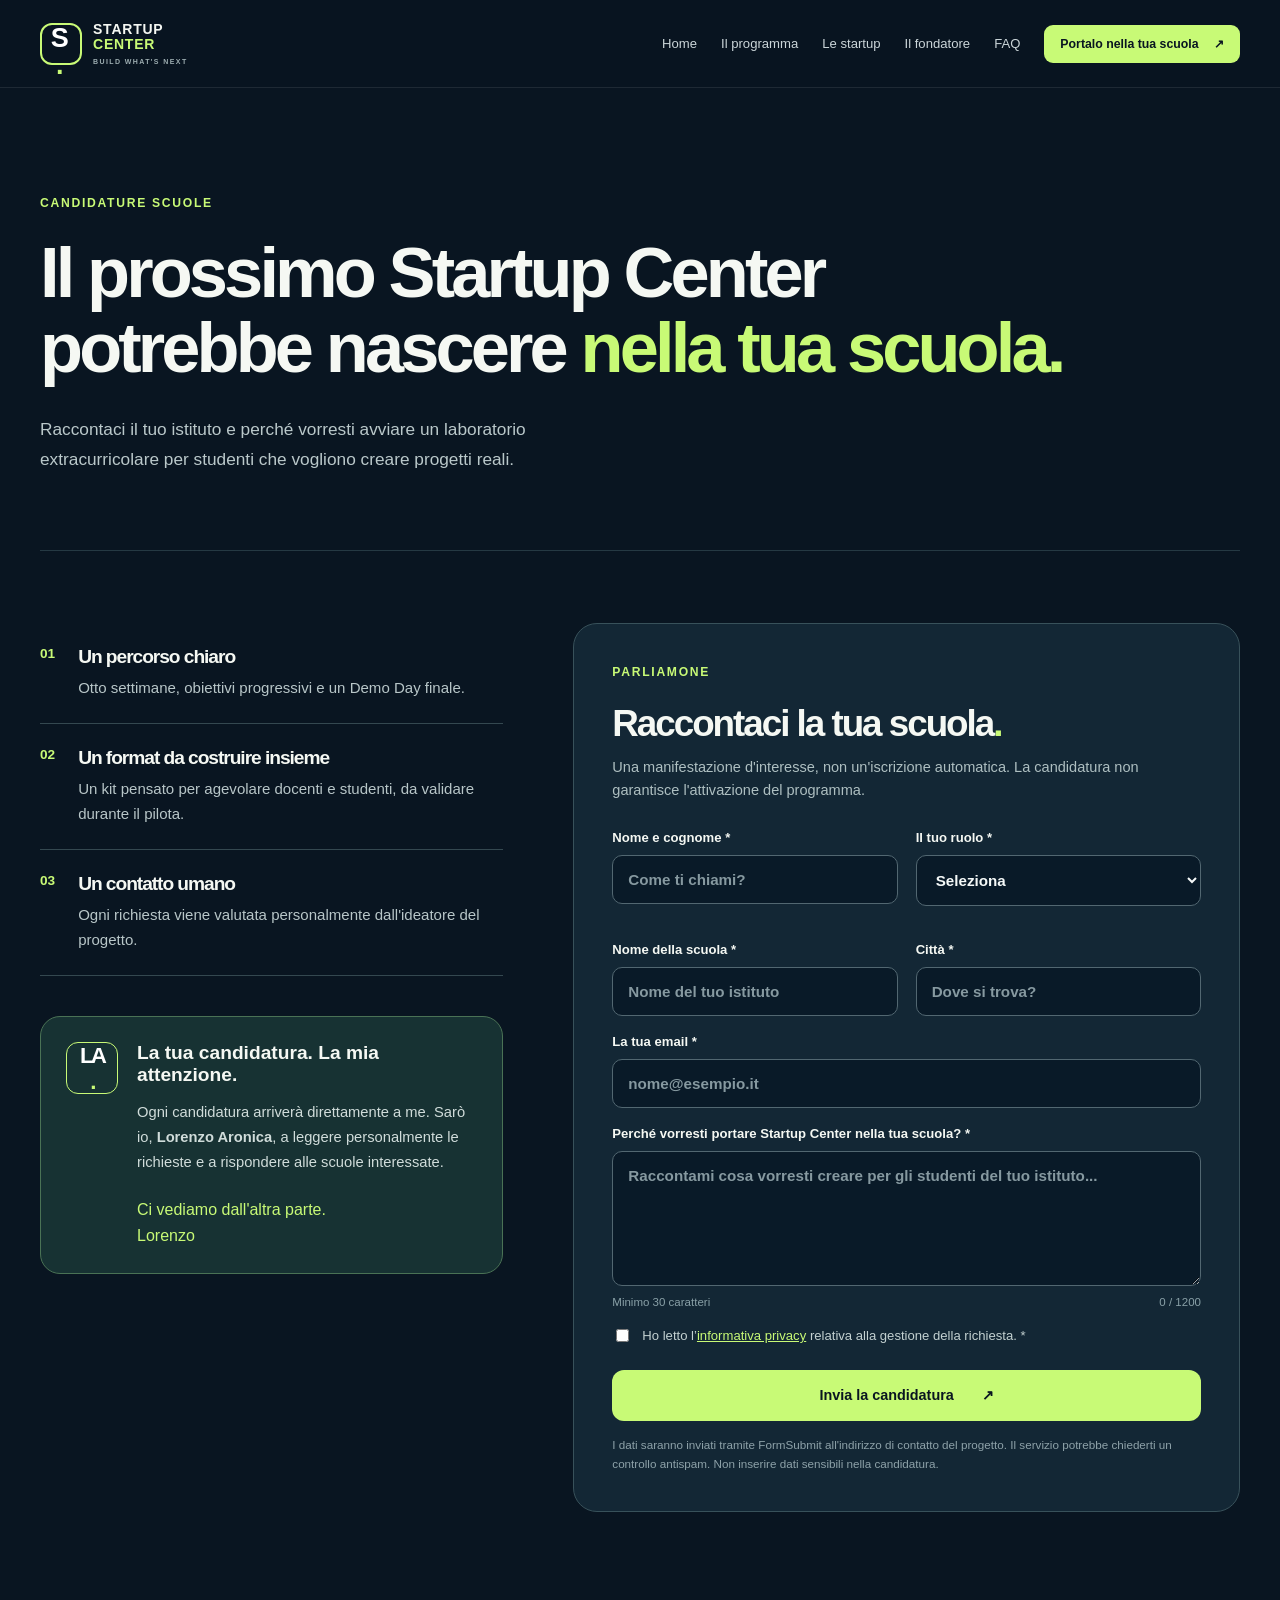
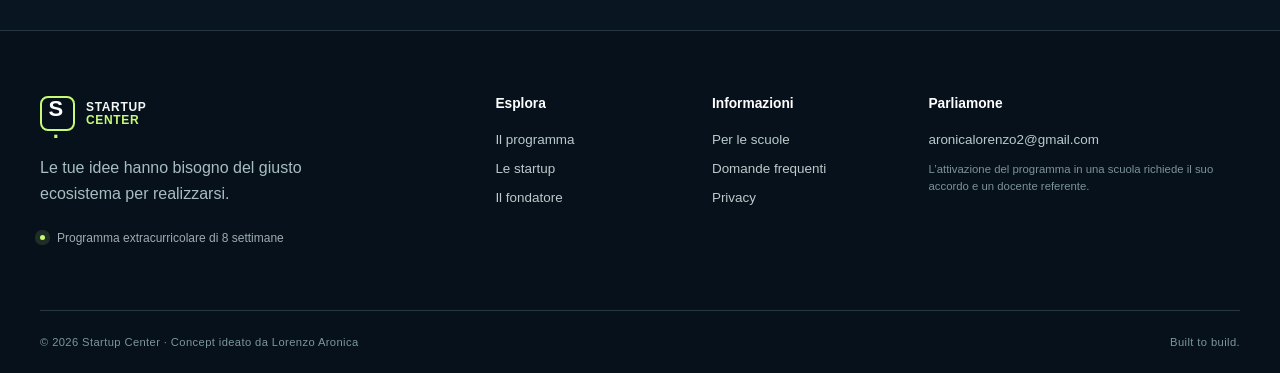
<file: scuole.html>
<!doctype html><html lang="it"><head><meta charset="utf-8"/><meta name="viewport" content="width=device-width, initial-scale=1"/><meta name="theme-color" content="#091521"/><meta name="description" content="Candidati per portare Startup Center nella tua scuola. Ogni richiesta viene letta personalmente da Lorenzo Aronica."/><title>Portalo nella tua scuola · Startup Center</title><link rel="icon" href="favicon.svg" type="image/svg+xml"/><link rel="stylesheet" href="styles.css"/><script defer src="script.js"></script></head><body><header class="header"><div class="shell nav-shell"><a href="index.html" class="logo" aria-label="Startup Center, homepage"><span class="logo-mark" aria-hidden="true">S<span class="logo-dot">.</span></span><span class="logo-name">STARTUP<span class="logo-name-alt">CENTER</span><span class="logo-small">BUILD WHAT'S NEXT</span></span></a><nav id="site-nav" class="nav" aria-label="Navigazione principale"><a href="index.html" class="nav-link ">Home</a><a href="programma.html" class="nav-link ">Il programma</a><a href="progetti.html" class="nav-link ">Le startup</a><a href="fondatore.html" class="nav-link ">Il fondatore</a><a href="faq.html" class="nav-link ">FAQ</a><a class="nav-cta" href="scuole.html">Portalo nella tua scuola <span aria-hidden="true">↗</span></a></nav><button class="menu-toggle" type="button" aria-controls="site-nav" aria-expanded="false" aria-label="Apri menu"><span></span><span></span><span></span></button></div></header><main><section class="page-hero shell"><span class="kicker">CANDIDATURE SCUOLE</span><h1>Il prossimo Startup Center<br/>potrebbe nascere <span class="lime">nella tua scuola.</span></h1><p>Raccontaci il tuo istituto e perché vorresti avviare un laboratorio extracurricolare per studenti che vogliono creare progetti reali.</p></section><section class="section shell section-page"><div class="contact-layout"><div class="contact-left"><div class="contact-benefit"><span class="benefit-index">01</span><div><h3>Un percorso chiaro</h3><p>Otto settimane, obiettivi progressivi e un Demo Day finale.</p></div></div><div class="contact-benefit"><span class="benefit-index">02</span><div><h3>Un format da costruire insieme</h3><p>Un kit pensato per agevolare docenti e studenti, da validare durante il pilota.</p></div></div><div class="contact-benefit"><span class="benefit-index">03</span><div><h3>Un contatto umano</h3><p>Ogni richiesta viene valutata personalmente dall'ideatore del progetto.</p></div></div><div class="founder-message"><div class="founder-message-icon">LA<span>.</span></div><div><strong>La tua candidatura. La mia attenzione.</strong><p>Ogni candidatura arriverà direttamente a me. Sarò io, <b>Lorenzo Aronica</b>, a leggere personalmente le richieste e a rispondere alle scuole interessate.</p><em>Ci vediamo dall'altra parte.<br/>Lorenzo</em></div></div></div><div class="contact-form-wrap"><div class="form-heading"><span class="kicker">PARLIAMONE</span><h2>Raccontaci la tua scuola<span class="lime">.</span></h2><p>Una manifestazione d'interesse, non un'iscrizione automatica. La candidatura non garantisce l'attivazione del programma.</p></div><form class="contact-form" action="https://formsubmit.co/aronicalorenzo2@gmail.com" method="POST"><input type="hidden" name="_subject" value="Startup Center · Nuova candidatura scuola"/><input type="hidden" name="_template" value="table"/><input type="text" name="_honey" tabindex="-1" autocomplete="off" class="honeypot" aria-hidden="true"/><div class="form-grid"><label>Nome e cognome *<input name="nome" type="text" autocomplete="name" required maxlength="100" placeholder="Come ti chiami?"/></label><label>Il tuo ruolo *<select name="ruolo" required><option value="" disabled selected>Seleziona</option><option>Docente</option><option>Dirigente scolastico</option><option>Studente</option><option>Altro referente scolastico</option></select></label><label>Nome della scuola *<input name="scuola" type="text" required maxlength="140" placeholder="Nome del tuo istituto"/></label><label>Città *<input name="citta" type="text" required maxlength="100" placeholder="Dove si trova?"/></label></div><label>La tua email *<input name="email" type="email" autocomplete="email" required maxlength="254" placeholder="nome@esempio.it"/></label><label>Perché vorresti portare Startup Center nella tua scuola? *<textarea name="motivazione" required minlength="30" maxlength="1200" rows="6" placeholder="Raccontami cosa vorresti creare per gli studenti del tuo istituto..."></textarea><span class="field-hint"><span>Minimo 30 caratteri</span><span id="char-count">0 / 1200</span></span></label><label class="check-row"><input type="checkbox" required/><span>Ho letto l’<a href="privacy.html" target="_blank" rel="noopener">informativa privacy</a> relativa alla gestione della richiesta. *</span></label><button type="submit" class="button button-lime form-submit">Invia la candidatura <span aria-hidden="true">↗</span></button><p class="form-note">I dati saranno inviati tramite FormSubmit all'indirizzo di contatto del progetto. Il servizio potrebbe chiederti un controllo antispam. Non inserire dati sensibili nella candidatura.</p></form></div></div></section></main><footer class="footer"><div class="shell"><div class="footer-grid"><div><a href="index.html" class="logo foot-logo"><span class="logo-mark">S<span class="logo-dot">.</span></span><span class="logo-name">STARTUP<span class="logo-name-alt">CENTER</span></span></a><p>Le tue idee hanno bisogno del giusto ecosistema per realizzarsi.</p><span class="footer-status"><span class="status-dot"></span> Programma extracurricolare di 8 settimane</span></div><div class="footer-column"><strong>Esplora</strong><a href="programma.html">Il programma</a><a href="progetti.html">Le startup</a><a href="fondatore.html">Il fondatore</a></div><div class="footer-column"><strong>Informazioni</strong><a href="scuole.html">Per le scuole</a><a href="faq.html">Domande frequenti</a><a href="privacy.html">Privacy</a></div><div class="footer-column"><strong>Parliamone</strong><a href="mailto:aronicalorenzo2@gmail.com">aronicalorenzo2@gmail.com</a><small>L’attivazione del programma in una scuola richiede il suo accordo e un docente referente.</small></div></div><div class="footer-bottom"><span>© <span data-year>2026</span> Startup Center · Concept ideato da Lorenzo Aronica</span><span>Built to build.</span></div></div></footer></body></html>
</file>
<file: styles.css>
:root{--bg:#091521;--bg2:#101f2a;--bg3:#132431;--line:#2c3b43;--text:#f5f8f3;--muted:#adbac0;--lime:#c8fa76;--lime2:#9ed741;--max:1200px;--radius:22px}*{box-sizing:border-box}html{scroll-behavior:smooth}body{margin:0;background:var(--bg);color:var(--text);font-family:Inter,ui-sans-serif,-apple-system,BlinkMacSystemFont,'Segoe UI',sans-serif;-webkit-font-smoothing:antialiased}a{color:inherit;text-decoration:none}button,input,select,textarea{font:inherit}button{cursor:pointer}::selection{background:var(--lime);color:var(--bg)}.shell{width:min(calc(100% - 80px),var(--max));margin-inline:auto}.lime{color:var(--lime)}.muted{color:#8b9da6}h1,h2,h3,p{margin-top:0}h1,h2,h3{letter-spacing:-.055em}h1{font-weight:800}h2{font-size:clamp(2.25rem,5vw,4.35rem);line-height:1.06}h3{font-size:1.45rem;line-height:1.15}.kicker{display:inline-block;color:var(--lime);font-size:.76rem;font-weight:800;letter-spacing:.14em;margin-bottom:25px}.header{height:88px;border-bottom:1px solid rgba(255,255,255,.09);background:rgba(9,21,33,.95);position:sticky;top:0;z-index:30;backdrop-filter:blur(18px)}.nav-shell{height:100%;display:flex;align-items:center;justify-content:space-between;gap:30px}.logo{display:inline-flex;align-items:center;gap:11px;flex-shrink:0}.logo-mark{display:grid;place-items:center;width:42px;height:42px;border:2px solid var(--lime);border-radius:12px;font-weight:900;font-size:27px;line-height:1;color:#fff;letter-spacing:-.16em;padding-right:7px}.logo-dot{color:var(--lime)}.logo-name{display:flex;flex-direction:column;font-size:14px;font-weight:900;letter-spacing:.055em;line-height:1.1}.logo-name-alt{color:var(--lime)}.logo-small{font-size:7px;letter-spacing:.2em;color:#9daeb1;margin-top:5px}.nav{display:flex;gap:24px;align-items:center}.nav-link{font-size:.82rem;color:#cbd6d9;white-space:nowrap}.nav-link:hover,.nav-link.active{color:var(--lime)}.nav-cta{padding:12px 16px;background:var(--lime);color:var(--bg);border-radius:9px;font-size:.77rem;font-weight:800;white-space:nowrap}.nav-cta:hover,.button-lime:hover{background:#deffae;transform:translateY(-2px)}.nav-cta span{padding-left:12px}.menu-toggle{display:none;background:transparent;border:0;padding:8px}.menu-toggle span{display:block;width:23px;height:2px;background:#fff;margin:5px 0}.hero{min-height:675px;display:grid;grid-template-columns:1.05fr .95fr;align-items:center;gap:35px;padding-top:75px;padding-bottom:96px}.hero-copy{position:relative;z-index:1}.eyebrow{display:inline-flex;align-items:center;gap:10px;color:#cdd6d6;font-size:.69rem;font-weight:850;letter-spacing:.1em;border:1px solid #2c4048;border-radius:100px;padding:10px 15px;margin-bottom:32px}.eyebrow-pulse,.status-dot{display:inline-block;width:8px;height:8px;border-radius:50%;background:var(--lime);box-shadow:0 0 0 5px rgba(200,250,118,.12)}.hero h1{font-size:clamp(3rem,5.55vw,5.05rem);line-height:1.02;max-width:735px;margin-bottom:25px}.hero-tag{display:inline-block;font-size:1.35rem;font-weight:750;color:var(--lime);margin-bottom:21px;letter-spacing:-.025em}.hero-description,.page-hero p{max-width:590px;font-size:1.08rem;line-height:1.74;color:#bac8ca}.hero-actions{display:flex;gap:12px;flex-wrap:wrap;margin:29px 0 25px}.button{display:inline-flex;align-items:center;justify-content:center;gap:28px;padding:17px 23px;border-radius:12px;border:1px solid #476058;font-size:.9rem;font-weight:800;transition:.2s;line-height:1.2}.button-lime{color:var(--bg);background:var(--lime);border-color:var(--lime)}.button-ghost{background:transparent;color:#f1f4f0}.button-ghost:hover{background:#1d313a}.hero-footnote{font-size:.78rem;color:#8c9fa5;display:flex;align-items:center;gap:13px}.hero-footnote .status-dot{width:6px;height:6px}.hero-visual{height:560px;position:relative;overflow:hidden;display:grid;place-items:center;isolation:isolate}.orbital{position:absolute;border-radius:50%;border:1px solid rgba(200,250,118,.22);transform:rotate(-22deg);pointer-events:none}.orbital-a{width:460px;height:460px}.orbital-b{width:320px;height:520px}.orbital-c{width:510px;height:305px}.visual-center{height:285px;width:285px;border-radius:50%;background:radial-gradient(circle at 36% 27%,#314c3e,#0c2624 52%,#071925 72%);border:1px solid #517451;box-shadow:0 0 70px #86e37520,0 0 160px #5fd57621;display:flex;align-items:center;justify-content:center;flex-direction:column;position:relative;z-index:3}.visual-word{font-size:3.15rem;line-height:1;font-weight:900;letter-spacing:-.085em}.visual-word span{color:var(--lime)}.visual-word.smaller{font-size:2.5rem}.visual-center small{font-size:.58rem;letter-spacing:.19em;color:#bad3b7;margin:15px 0}.visual-chip{position:absolute;z-index:5;background:#172b33;border:1px solid #43604b;color:#dceade;border-radius:100px;font-size:.75rem;letter-spacing:.06em;font-weight:800;padding:13px 19px;box-shadow:0 10px 50px #0007}.chip-1{top:14%;left:5%}.chip-2{right:1%;top:53%}.chip-3{bottom:8%;left:13%}.glow{width:430px;height:430px;position:absolute;z-index:-1;background:#72ce6535;filter:blur(115px);border-radius:50%}.ticker{background:var(--lime);color:#152220}.ticker-inner{display:flex;align-items:center;justify-content:space-between;min-height:82px;gap:15px}.ticker span{font-size:clamp(.7rem,1.15vw,.98rem);font-weight:900;letter-spacing:.025em}.ticker b{font-size:22px}.section{padding-top:118px;padding-bottom:118px}.section-alt{background:#0e1d29}.section-head{max-width:840px;margin-bottom:55px}.section-head h2{margin-bottom:21px}.section-head>p{line-height:1.7;font-size:1.08rem;max-width:665px;color:#b7c4c6}.section-head>p strong{color:#f5f8f3}.feature-grid{display:grid;grid-template-columns:repeat(3,1fr);gap:17px}.feature-card{position:relative;padding:34px 29px 38px;background:#132431;border:1px solid #273c44;border-radius:20px;min-height:267px;overflow:hidden}.feature-card::before{content:"";position:absolute;inset:auto 0 0;height:3px;background:linear-gradient(to right,var(--lime),transparent);opacity:.65}.feature-card .card-icon{display:grid;place-items:center;width:45px;height:45px;background:#243a37;border:1px solid #42603c;border-radius:13px;color:var(--lime);font-size:23px;font-weight:800;margin-bottom:45px}.feature-card .card-index{position:absolute;top:38px;right:31px;color:#597078;font-size:.8rem}.feature-card h3{margin-bottom:14px}.feature-card p{line-height:1.67;color:#b4c2c6;font-size:.94rem;margin-bottom:0}.split-head{display:flex;max-width:none;gap:70px;justify-content:space-between;align-items:end}.split-head p{max-width:340px}.milestone-grid{display:grid;grid-template-columns:repeat(4,1fr);gap:13px}.milestone{background:#142935;border:1px solid #31505a;padding:27px;border-radius:16px;min-height:265px}.milestone>span{font-size:.78rem;letter-spacing:.1em;font-weight:900;color:var(--lime)}.milestone h3{font-size:1.68rem;margin-top:62px;margin-bottom:18px}.milestone p{color:#afc0c5;font-size:.86rem;line-height:1.6}.section-cta{margin-top:32px}.text-link{display:inline-flex;gap:22px;align-items:center;color:var(--lime);font-weight:850;font-size:.9rem}.text-link:hover{text-decoration:underline}.two-col{display:grid;grid-template-columns:1fr 1fr;gap:80px;align-items:center}.story h2{font-size:3.7rem}.story p,.about-grid p{font-size:1.04rem;line-height:1.8;color:#bac8c7;margin-bottom:26px}.story strong{color:#fff}.founder-abstract{height:345px;border-radius:23px;background:radial-gradient(circle at 32% 15%,#28534c 0,#18333a 45%,#152633 85%);border:1px solid #345254;display:flex;flex-direction:column;align-items:flex-start;justify-content:end;padding:36px;position:relative;overflow:hidden}.founder-abstract::before{content:"";width:330px;height:330px;border:1px solid #688e70;border-radius:50%;position:absolute;right:-110px;top:-125px}.founder-shape{position:absolute;top:30px;right:30px;font-size:4.4rem;font-weight:850;letter-spacing:-.1em;color:#eaf5e5}.founder-shape span{color:var(--lime);font-size:2.8rem}.founder-abstract p{font-size:1.7rem;letter-spacing:-.04em;line-height:1.23;position:relative;z-index:1;margin-bottom:17px;max-width:340px}.founder-abstract small{color:var(--lime);font-size:.66rem;letter-spacing:.11em;position:relative;z-index:1}.final-cta{background:#152b33;border:1px solid #456252;border-radius:28px;padding:70px;display:flex;justify-content:space-between;gap:30px;align-items:center;min-height:400px;overflow:hidden}.final-cta h2{font-size:clamp(2.45rem,4.25vw,4rem);margin-bottom:20px}.final-cta p{max-width:570px;color:#c7d3d3;line-height:1.7;margin-bottom:27px}.final-cta-stamp{font-size:6.9rem;font-weight:950;line-height:.85;letter-spacing:-.12em;color:#2e4f48;white-space:nowrap;transform:rotate(-12deg)}.final-cta-stamp span{color:var(--lime)}.footer{background:#06111b;border-top:1px solid #273841;padding-top:65px}.footer-grid{display:grid;grid-template-columns:2fr .85fr .85fr 1.5fr;gap:40px;padding-bottom:65px}.footer-grid p{color:#a9bdc1;line-height:1.6;max-width:270px;margin:24px 0}.foot-logo .logo-mark{width:35px;height:35px;font-size:22px;border-radius:8px}.foot-logo .logo-name{font-size:12px}.footer-status{font-size:.75rem;color:#9eadaf;display:flex;align-items:center;gap:12px}.footer-status .status-dot{width:5px;height:5px}.footer-column{display:flex;flex-direction:column;gap:14px;color:#bbcbcb;font-size:.84rem}.footer-column strong{color:#fff;font-size:.86rem;margin-bottom:7px}.footer-column>a:hover{color:var(--lime)}.footer-column small{line-height:1.5;color:#7c929a;font-size:.71rem}.footer-bottom{display:flex;justify-content:space-between;border-top:1px solid #273841;padding:25px 0;color:#7e969d;font-size:.7rem;letter-spacing:.035em}.page-hero{padding-top:105px;padding-bottom:76px;border-bottom:1px solid #253943}.page-hero h1{font-size:clamp(2.85rem,5.5vw,5.3rem);line-height:1.07;max-width:1100px;margin-bottom:28px}.page-hero p{margin-bottom:0}.section-page{padding-top:72px}.weeks-grid{display:grid;grid-template-columns:repeat(2,1fr);gap:18px}.week-card{background:#132634;border:1px solid #2c464c;border-radius:18px;padding:27px;display:grid;grid-template-columns:100px 1fr;gap:20px;min-height:210px}.week-number{font-size:2.4rem;color:var(--lime);font-weight:900;letter-spacing:-.06em}.week-card h3{margin-bottom:12px}.week-card p{line-height:1.6;color:#b9c9c8;font-size:.94rem}.deliverable{border-top:1px solid #35464e;display:flex;gap:20px;align-items:center;padding-top:16px;font-size:.64rem;font-weight:850;color:#78919a;letter-spacing:.1em}.deliverable span{font-size:.8rem;font-weight:700;color:#d4e7d2;letter-spacing:0}.info-banner{display:flex;gap:26px;background:#1a342f;border:1px solid #4c764b;padding:31px;margin-top:25px;border-radius:15px}.info-banner>span{font-size:2rem;color:var(--lime)}.info-banner h3{margin-bottom:8px}.info-banner p{color:#bac9bd;margin:0;line-height:1.6}.demo-panel{background:#c8fa76;color:#10201b;padding:38px;border-radius:22px;min-height:360px}.demo-small{font-size:.76rem;letter-spacing:.14em;font-weight:900}.demo-panel strong{display:block;font-size:5.5rem;font-weight:950;letter-spacing:-.1em;line-height:.92;margin:32px 0 18px}.demo-panel p{font-size:1.05rem;font-weight:600}.demo-bottom{font-size:.66rem;font-weight:900;display:block;letter-spacing:.035em;border-top:1px solid #738958;padding-top:24px;margin-top:42px}.compact .feature-card .card-icon{margin-bottom:25px}.empty-showcase{background:radial-gradient(circle at 85% 10%,#22483e,#122733 65%);border:1px solid #35504f;border-radius:25px;padding:55px;max-width:100%}.empty-showcase h2{font-size:3.2rem}.empty-showcase p{max-width:680px;color:#c0cbd0;font-size:1.04rem;line-height:1.7}.empty-art{display:flex;gap:14px;align-items:center;margin-bottom:45px}.empty-art span{width:76px;height:76px;border:1px solid #6a9062;border-radius:15px;display:grid;place-items:center;font-size:2.1rem;font-weight:900;color:var(--lime);transform:rotate(-8deg)}.empty-art span:nth-child(2){border:0;transform:none;width:45px}.empty-art span:nth-child(3){background:var(--lime);color:#0e241d;transform:rotate(7deg)}.extra-top{margin-top:100px}.founder-hero{display:grid;grid-template-columns:1.3fr .7fr;gap:30px;align-items:center}.portrait-placeholder{height:390px;background:linear-gradient(135deg,#193b3b,#112130);border-radius:28px;border:1px solid #345856;display:flex;flex-direction:column;align-items:center;justify-content:center;gap:25px;position:relative;overflow:hidden}.portrait-placeholder::after{content:"";height:360px;width:360px;border:1px solid #527f59;border-radius:50%;position:absolute;top:25px;left:50%;transform:translateX(-50%)}.portrait-monogram{font-size:7rem;font-weight:900;letter-spacing:-.15em;position:relative;z-index:2}.portrait-monogram span{color:var(--lime)}.portrait-placeholder small{font-size:.68rem;line-height:1.5;letter-spacing:.1em;color:#adc1c6;text-align:center;position:relative;z-index:2}.about-grid .lead{font-size:1.36rem;color:#fff;line-height:1.6;letter-spacing:-.02em;font-weight:550}.founder-projects{display:grid;grid-template-columns:repeat(2,minmax(0,1fr));gap:18px}.founder-projects article{border:1px solid #365259;background:#132834;border-radius:20px;padding:30px;min-height:273px}.founder-projects h3{margin-top:22px}.founder-projects p{color:#b4c6c9;line-height:1.65}.project-state{font-size:.65rem;font-weight:900;color:#d3e2e3;letter-spacing:.08em;border:1px solid #4a6568;padding:7px 10px;border-radius:20px}.project-state.state-live{color:var(--lime);border-color:#567443}.founder-quote{background:#163331;border-radius:24px;border:1px solid #47764c;padding:60px;font-size:clamp(1.5rem,3vw,2.7rem);line-height:1.3;font-weight:750;letter-spacing:-.05em}.founder-quote span{color:var(--lime)}.founder-quote small{display:block;color:#a5bbbc;font-size:.72rem;letter-spacing:.12em;margin-top:35px}.contact-layout{display:grid;grid-template-columns:.82fr 1.18fr;gap:70px;align-items:start}.contact-benefit{display:flex;gap:23px;padding:23px 0;border-bottom:1px solid #344850}.benefit-index{color:var(--lime);font-size:.85rem;font-weight:900}.contact-benefit h3{font-size:1.2rem;margin-bottom:8px}.contact-benefit p{color:#b8c6c8;line-height:1.62;font-size:.94rem;margin:0}.founder-message{background:#173233;border:1px solid #4a7255;border-radius:20px;padding:25px;display:flex;gap:19px;margin-top:40px}.founder-message-icon{font-size:1.4rem;font-weight:900;color:#fff;letter-spacing:-.13em;border:1px solid var(--lime);width:52px;height:52px;flex:none;border-radius:12px;display:grid;place-items:center}.founder-message-icon span{color:var(--lime)}.founder-message strong{font-size:1.2rem}.founder-message p{font-size:.92rem;line-height:1.7;color:#d0dcda;margin:14px 0 22px}.founder-message em{font-style:normal;color:var(--lime);line-height:1.6}.contact-form-wrap{background:#132735;border-radius:24px;border:1px solid #38515a;padding:38px}.form-heading h2{font-size:2.3rem;margin:0 0 13px}.form-heading p{color:#aebfc1;line-height:1.6;font-size:.91rem;margin-bottom:28px}.form-grid{display:grid;grid-template-columns:1fr 1fr;gap:18px}.contact-form label{display:flex;flex-direction:column;gap:10px;font-size:.82rem;font-weight:750;margin-bottom:18px}.contact-form input:not([type=checkbox]),.contact-form select,.contact-form textarea{display:block;width:100%;padding:15px;border:1px solid #526771;border-radius:10px;color:#f5f9f8;background:#091a28;outline:none;transition:.15s;font-size:.95rem}.contact-form input:focus,.contact-form select:focus,.contact-form textarea:focus{border-color:var(--lime);box-shadow:0 0 0 3px #c8fa7621}.contact-form input::placeholder,.contact-form textarea::placeholder{color:#8699a0}.contact-form textarea{resize:vertical;min-height:135px}.contact-form select option{color:#fff;background:#122936}.field-hint{display:flex;justify-content:space-between;color:#89a0a7;font-weight:450;font-size:.72rem}.contact-form .check-row{display:flex;flex-direction:row;gap:10px;align-items:start;font-weight:450;line-height:1.55;color:#c3d1d1}.check-row input{accent-color:#c8fa76;margin-top:3px}.check-row a{color:var(--lime);text-decoration:underline}.form-submit{width:100%;border:none;margin-top:5px}.form-note{color:#8ea2a9;font-size:.73rem;line-height:1.6;margin:15px 0 0}.honeypot{display:none!important;visibility:hidden}.faq-list{max-width:900px}.faq-item{border-bottom:1px solid #2a4650}.faq-item summary{cursor:pointer;list-style:none;padding:29px 14px 29px 0;font-weight:750;font-size:1.25rem;display:flex;justify-content:space-between;gap:25px}.faq-item summary::-webkit-details-marker{display:none}.faq-plus{color:var(--lime);font-size:1.45rem;transition:transform .2s}.faq-item[open] .faq-plus{transform:rotate(45deg)}.faq-answer{padding-right:70px;padding-bottom:23px}.faq-answer p{color:#c1cccd;line-height:1.76;max-width:770px}.faq-bottom{background:#172f34;border-radius:20px;border:1px solid #426051;padding:40px;margin-top:65px;max-width:900px}.faq-bottom h2{font-size:2.3rem}.faq-bottom p{color:#bdcacc}.legal-copy{max-width:950px}.legal-copy h2{font-size:1.75rem;margin-top:42px}.legal-copy p{line-height:1.82;color:#c9d4d5;font-size:1.01rem}.legal-copy a{color:var(--lime);text-decoration:underline}.legal-warning{background:#37331e;border:1px solid #877c4b;padding:24px;border-radius:14px}.legal-warning strong{color:#ffe3a5}.legal-warning p{margin:10px 0 0}.legal-final{font-size:.85rem!important;color:#f3d99a!important}
@media(max-width:1150px){.nav{gap:14px}.nav-link{font-size:.77rem}.logo-small{display:none}.hero{grid-template-columns:1fr 0.8fr}.hero h1{font-size:clamp(3rem,5.4vw,4.6rem)}.visual-center{width:240px;height:240px}.visual-word{font-size:2.65rem}.visual-word.smaller{font-size:2.1rem}.milestone{padding:18px}.milestone h3{font-size:1.4rem}.footer-grid{gap:23px}}
@media(max-width:920px){.shell{width:min(calc(100% - 44px),var(--max))}.header{height:78px}.menu-toggle{display:block;z-index:33}.nav{position:absolute;top:78px;left:0;right:0;background:#0a1926;padding:20px 22px 26px;display:none;flex-direction:column;align-items:stretch;border-bottom:1px solid #38515a;gap:0;box-shadow:0 20px 25px #0009}.nav.open{display:flex}.nav a{padding:14px 10px;border-bottom:1px solid #233742}.nav-cta{text-align:center;margin-top:15px}.hero{grid-template-columns:1fr;padding-top:65px;padding-bottom:40px;gap:0}.hero h1{max-width:800px}.hero-visual{height:380px;max-width:650px;width:100%;margin-inline:auto}.orbital-a{width:330px;height:330px}.orbital-b{width:250px;height:380px}.orbital-c{width:390px;height:250px}.visual-center{width:205px;height:205px}.visual-word{font-size:2.35rem}.visual-word.smaller{font-size:1.8rem}.visual-center small{font-size:.47rem}.feature-grid{grid-template-columns:1fr}.feature-card{min-height:200px}.feature-card .card-icon{margin-bottom:26px}.feature-card p{max-width:700px}.split-head{display:block}.split-head p{max-width:680px}.milestone-grid{grid-template-columns:repeat(2,1fr)}.milestone{min-height:240px}.two-col{grid-template-columns:1fr;gap:40px}.story h2{font-size:3rem}.final-cta{padding:48px}.final-cta-stamp{font-size:5rem}.footer-grid{grid-template-columns:1.5fr 1fr 1fr;gap:30px}.footer-column:last-child{grid-column:span 3}.founder-hero{grid-template-columns:1fr}.portrait-placeholder{height:310px;max-width:500px}.contact-layout{grid-template-columns:1fr;gap:40px}.contact-left{display:grid;grid-template-columns:1fr 1fr;gap:15px}.contact-benefit{padding:10px}.founder-message{grid-column:span 2;max-width:700px;margin-top:15px}}
@media(max-width:600px){.shell{width:calc(100% - 36px)}.logo-mark{width:38px;height:38px}.logo-name{font-size:12px}.eyebrow{font-size:.6rem;letter-spacing:.07em}.hero{padding-top:46px}.hero h1{font-size:clamp(2.85rem,12vw,4.3rem);line-height:1.05}.hero-tag{font-size:1.22rem}.hero-description,.page-hero p{font-size:.99rem}.hero-actions{flex-direction:column}.hero-actions .button{width:100%}.hero-footnote{font-size:.71rem;line-height:1.5}.hero-visual{height:340px}.visual-center{height:195px;width:195px}.visual-chip{font-size:.58rem;padding:9px 12px}.chip-1{top:10%;left:1%}.chip-2{right:1%;top:50%}.chip-3{bottom:5%;left:7%}.ticker-inner{min-height:65px;overflow:hidden;white-space:nowrap}.ticker span{font-size:.7rem}.ticker b{font-size:15px}.ticker-inner span:nth-of-type(5){display:none}.section{padding-top:72px;padding-bottom:72px}.section-head{margin-bottom:30px}h2{font-size:2.65rem}.feature-card{padding:25px}.milestone-grid{gap:9px}.milestone{padding:17px;min-height:215px}.milestone h3{font-size:1.26rem;margin-top:48px}.milestone p{font-size:.77rem}.story h2{font-size:2.65rem}.founder-abstract{height:310px}.final-cta{padding:30px 24px;min-height:unset;display:block}.final-cta h2{font-size:2.65rem}.final-cta-stamp{display:none}.footer-grid{grid-template-columns:1fr 1fr;gap:36px}.footer-grid>div:first-child,.footer-column:last-child{grid-column:span 2}.footer-bottom{gap:18px;flex-direction:column;line-height:1.5}.page-hero{padding-top:64px;padding-bottom:58px}.page-hero h1{font-size:2.75rem}.section-page{padding-top:45px}.weeks-grid{grid-template-columns:1fr}.week-card{grid-template-columns:58px 1fr;padding:22px;min-height:unset;gap:15px}.week-number{font-size:1.55rem}.week-card h3{font-size:1.25rem}.info-banner{padding:20px}.demo-panel strong{font-size:4.7rem}.empty-showcase{padding:30px 25px}.empty-showcase h2{font-size:2.5rem}.empty-art span{height:56px;width:56px;font-size:1.7rem}.founder-projects{grid-template-columns:1fr}.founder-projects article{min-height:220px}.founder-quote{padding:30px}.contact-left{display:block}.contact-form-wrap{padding:26px 20px}.form-grid{grid-template-columns:1fr;gap:0}.form-heading h2{font-size:1.95rem}.contact-benefit{padding:20px 0}.founder-message{margin-top:20px}.faq-item summary{font-size:1.08rem;padding:24px 0}.faq-answer{padding-right:0}.faq-bottom{padding:27px}.faq-bottom h2{font-size:1.9rem}}
@media(prefers-reduced-motion:reduce){html{scroll-behavior:auto}*{transition-duration:0ms!important;animation-duration:0ms!important}}
</file>
